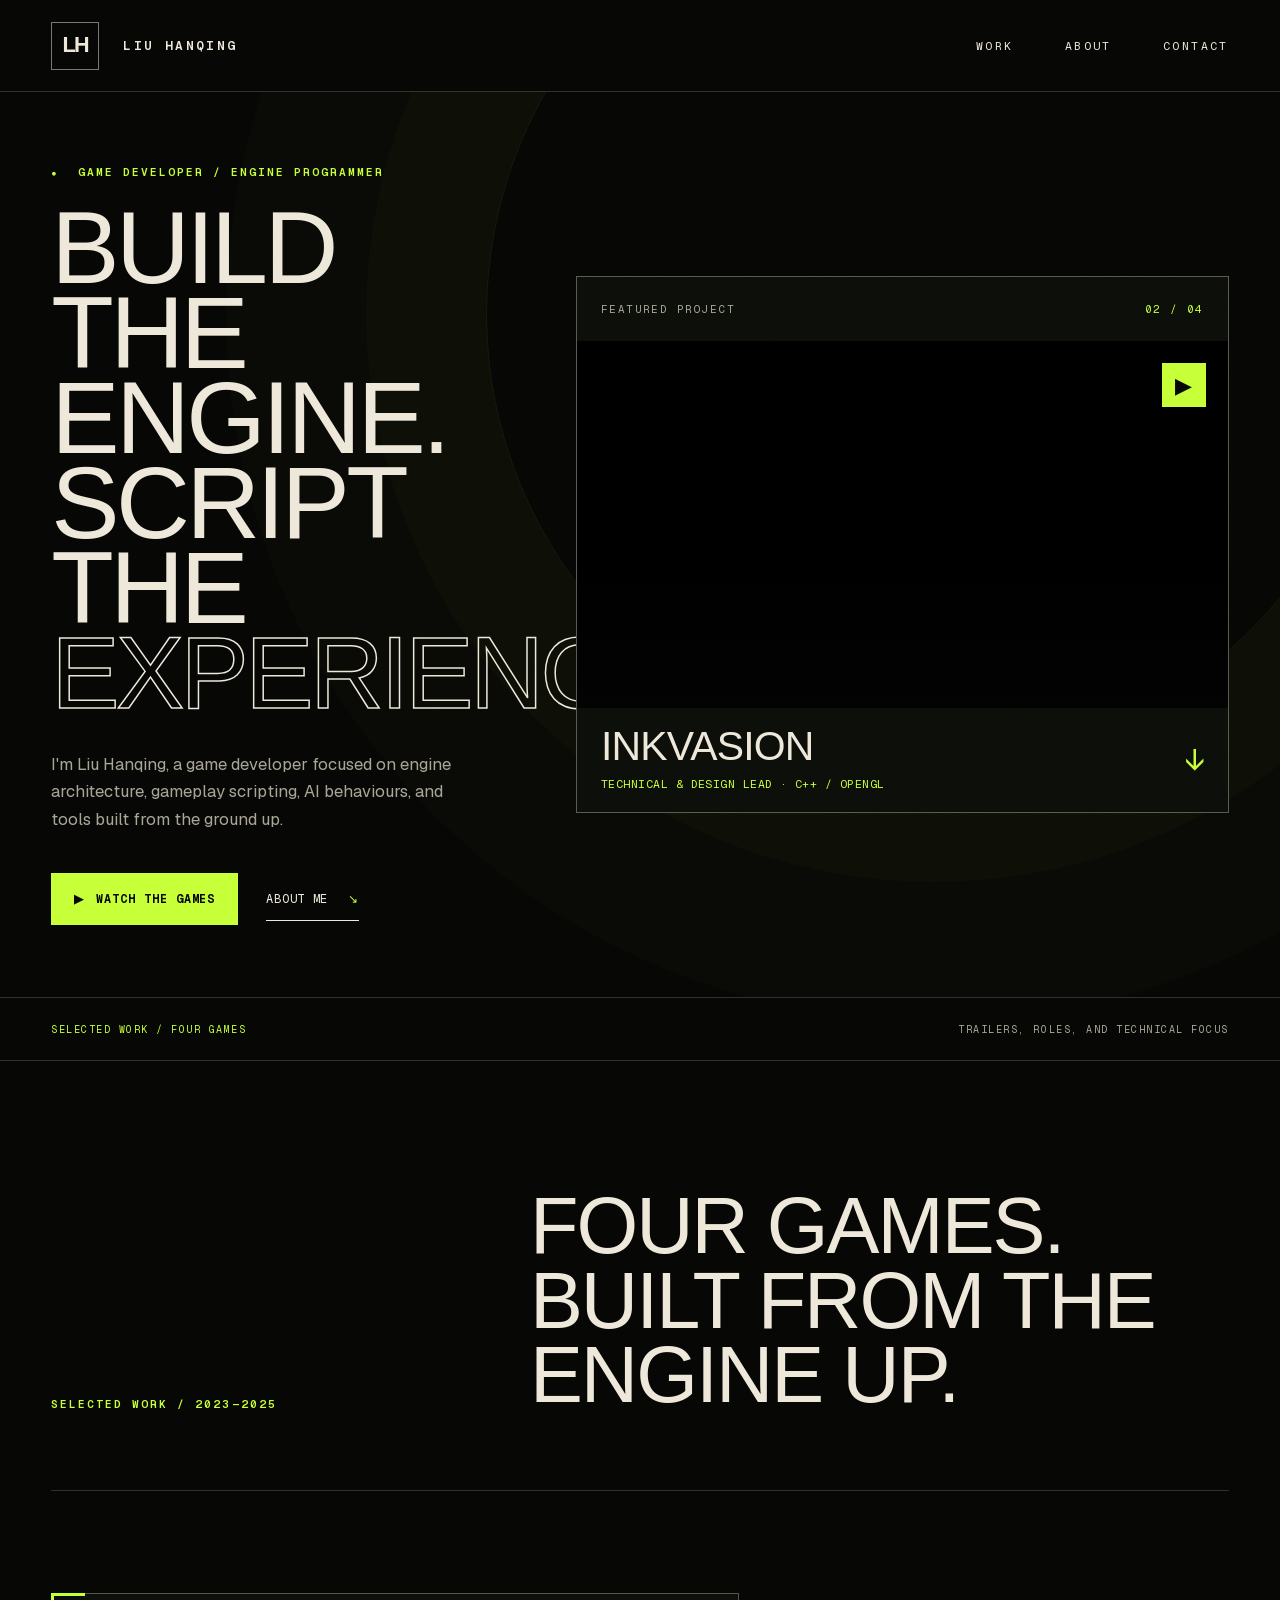
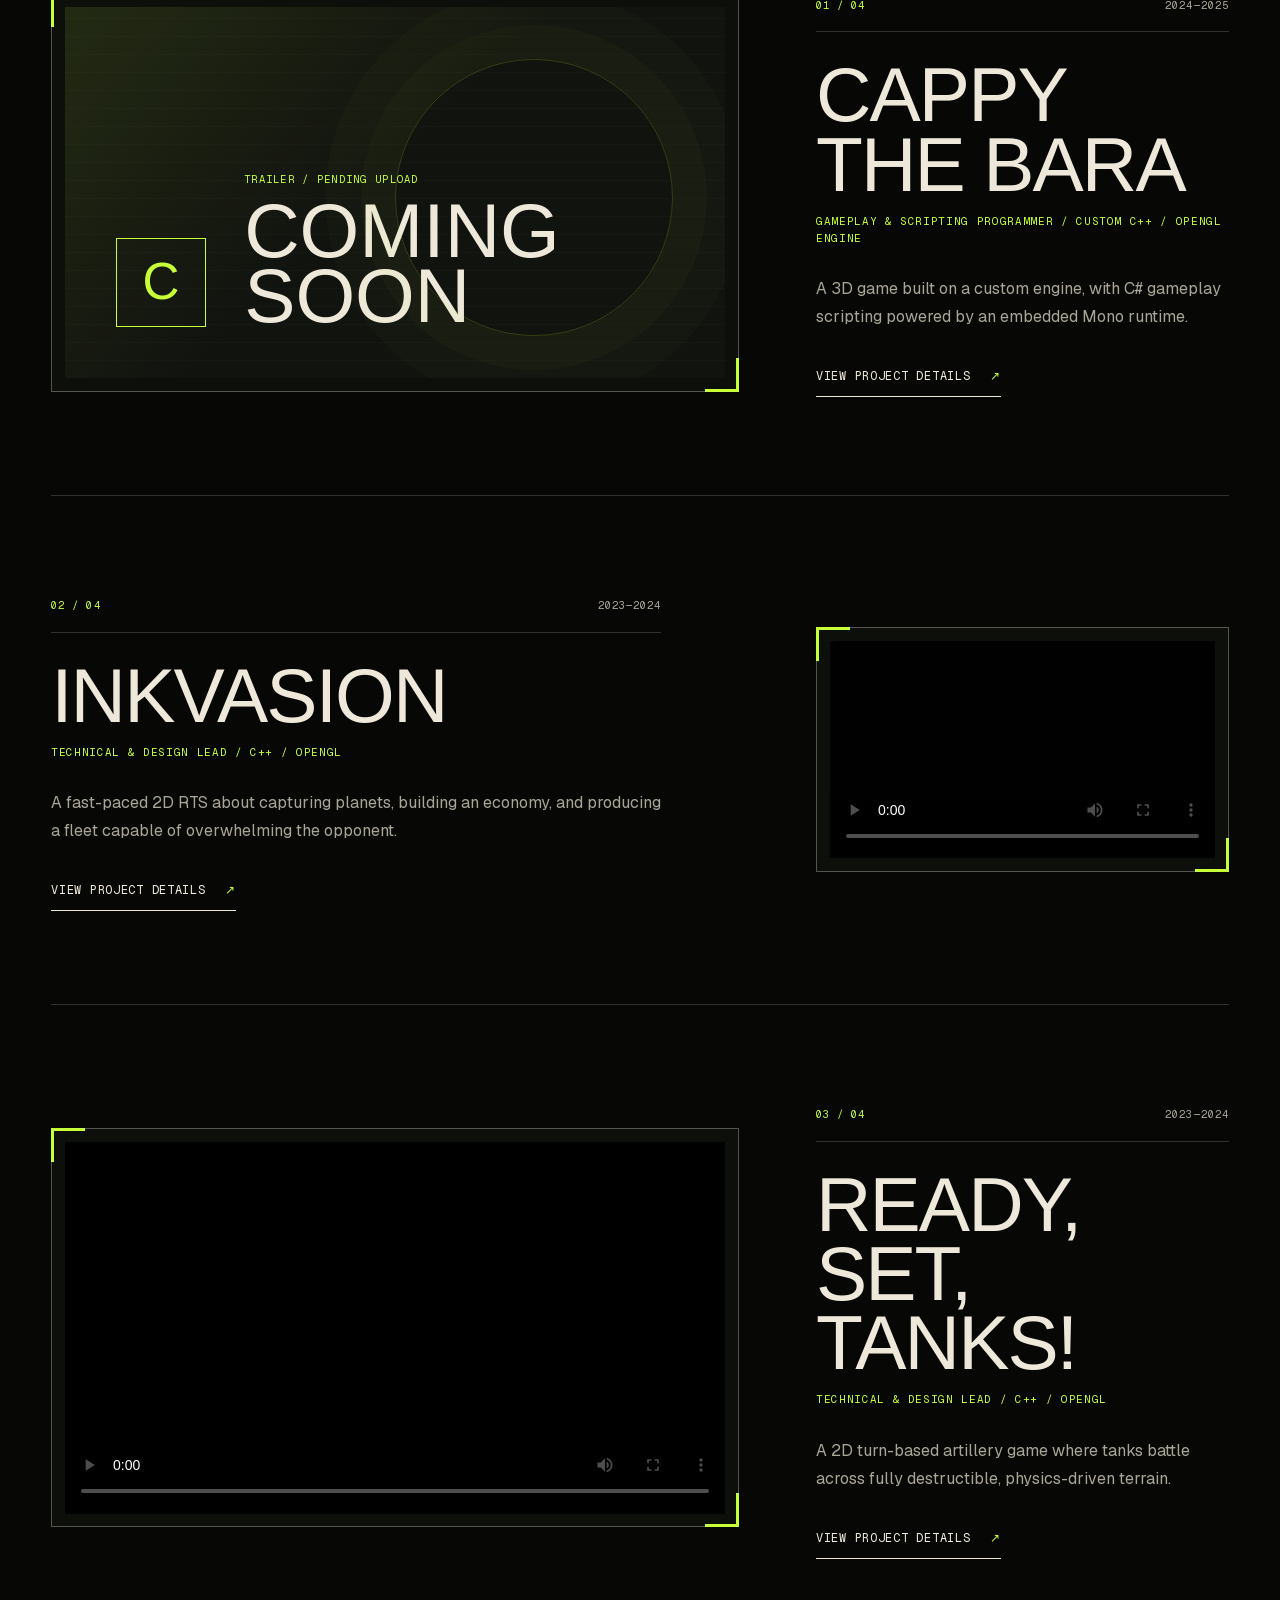
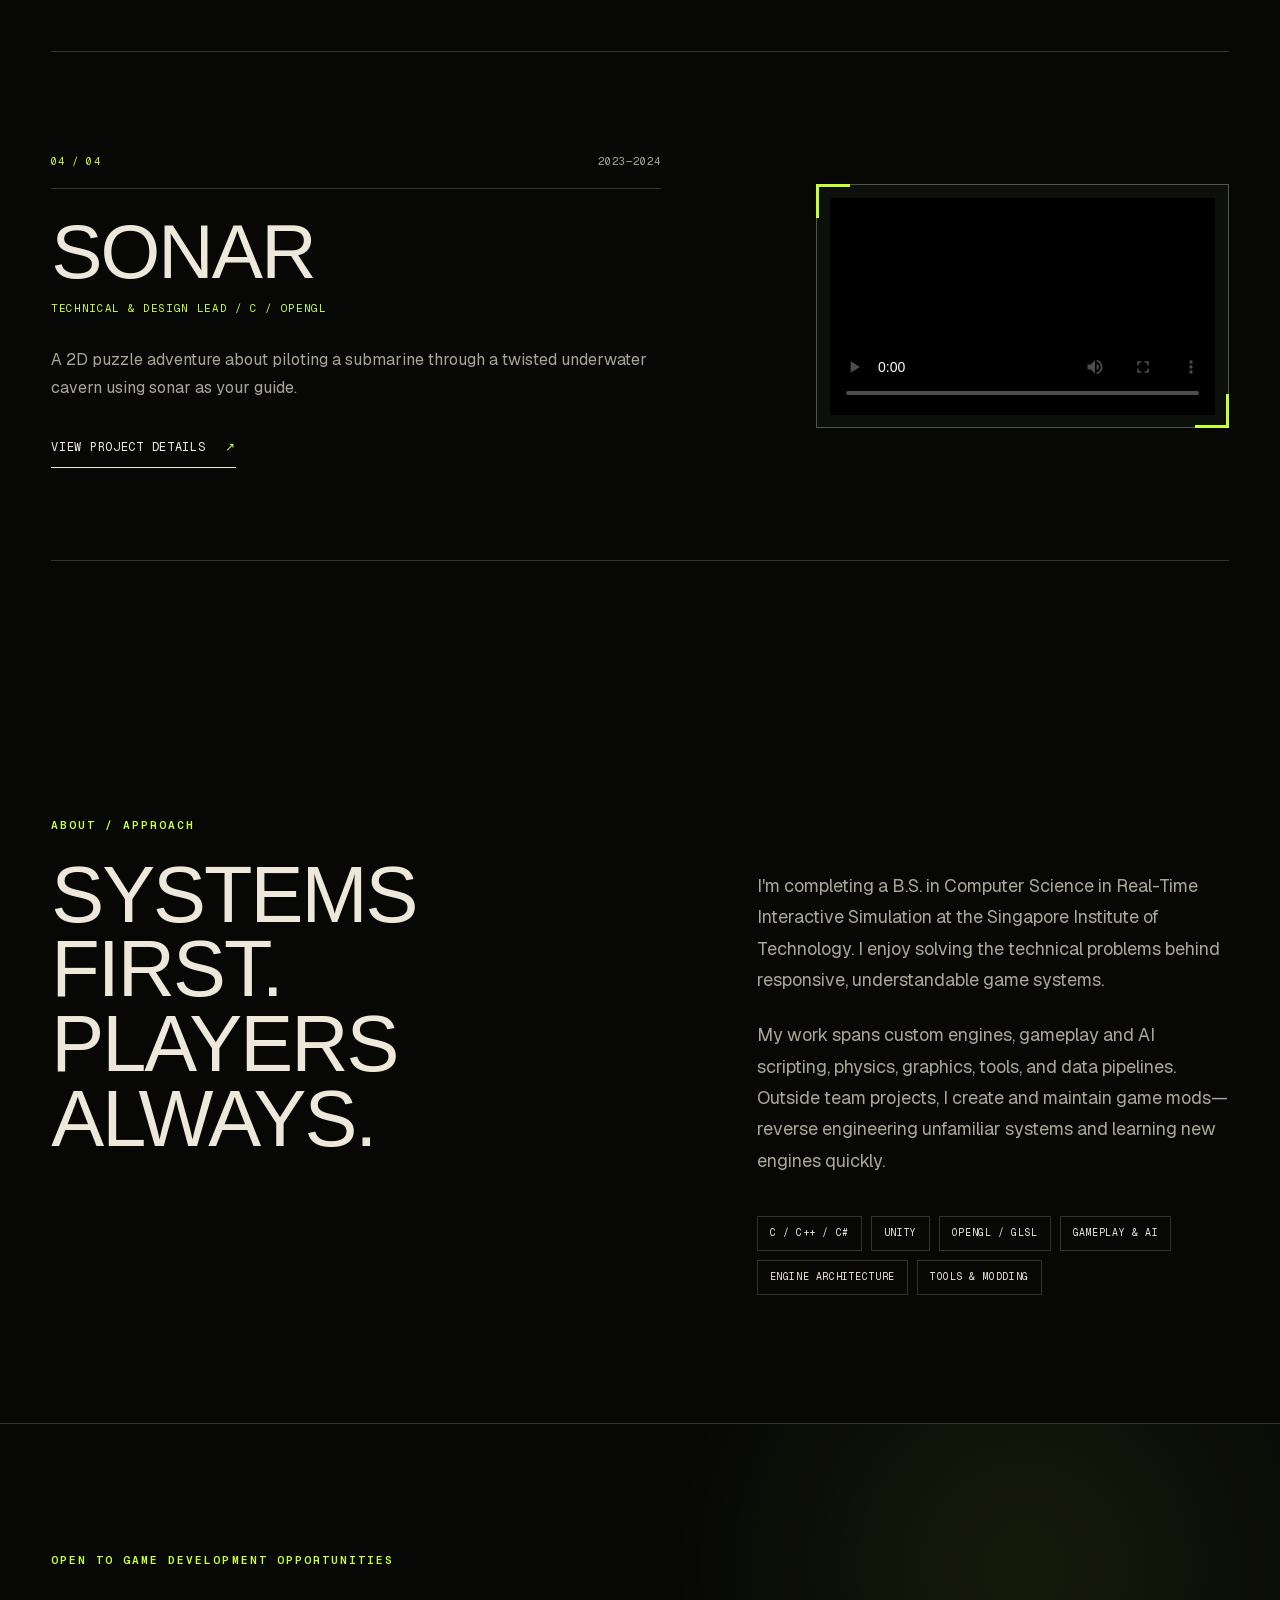
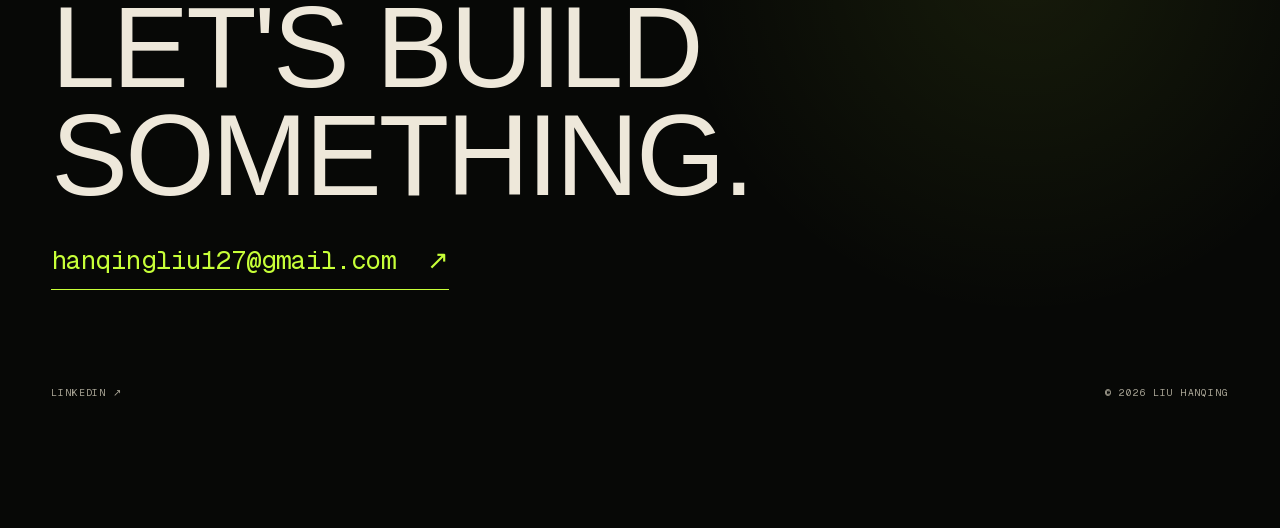
<file: index.html>
<!DOCTYPE html><html lang="en" class="scroll-smooth"><head><meta charSet="utf-8"/><meta name="viewport" content="width=device-width, initial-scale=1"/><link rel="preload" href="assets/inkvasion-cover.jpg" as="image"/><link rel="stylesheet" href="assets/styles.css"/><title>Liu Hanqing — Game Developer &amp; Engine Programmer</title><meta name="description" content="Game development portfolio for Liu Hanqing, featuring custom engines, gameplay programming, AI, physics, and development tools."/><link rel="shortcut icon" href="favicon.svg"/><link rel="icon" href="favicon.svg"/>











<style data-vinext-fonts>/* cyrillic-ext */
@font-face {
  font-family: 'Geist';
  font-style: normal;
  font-weight: 100 900;
  font-display: swap;
  src: url(assets/_vinext_fonts/geist-8ac0455e797f/geist-ff2310f5.woff2) format('woff2');
  unicode-range: U+0460-052F, U+1C80-1C8A, U+20B4, U+2DE0-2DFF, U+A640-A69F, U+FE2E-FE2F;
}
/* cyrillic */
@font-face {
  font-family: 'Geist';
  font-style: normal;
  font-weight: 100 900;
  font-display: swap;
  src: url(assets/_vinext_fonts/geist-8ac0455e797f/geist-875ccdd4.woff2) format('woff2');
  unicode-range: U+0301, U+0400-045F, U+0490-0491, U+04B0-04B1, U+2116;
}
/* vietnamese */
@font-face {
  font-family: 'Geist';
  font-style: normal;
  font-weight: 100 900;
  font-display: swap;
  src: url(assets/_vinext_fonts/geist-8ac0455e797f/geist-52306abf.woff2) format('woff2');
  unicode-range: U+0102-0103, U+0110-0111, U+0128-0129, U+0168-0169, U+01A0-01A1, U+01AF-01B0, U+0300-0301, U+0303-0304, U+0308-0309, U+0323, U+0329, U+1EA0-1EF9, U+20AB;
}
/* latin-ext */
@font-face {
  font-family: 'Geist';
  font-style: normal;
  font-weight: 100 900;
  font-display: swap;
  src: url(assets/_vinext_fonts/geist-8ac0455e797f/geist-001175b1.woff2) format('woff2');
  unicode-range: U+0100-02BA, U+02BD-02C5, U+02C7-02CC, U+02CE-02D7, U+02DD-02FF, U+0304, U+0308, U+0329, U+1D00-1DBF, U+1E00-1E9F, U+1EF2-1EFF, U+2020, U+20A0-20AB, U+20AD-20C0, U+2113, U+2C60-2C7F, U+A720-A7FF;
}
/* latin */
@font-face {
  font-family: 'Geist';
  font-style: normal;
  font-weight: 100 900;
  font-display: swap;
  src: url(assets/_vinext_fonts/geist-8ac0455e797f/geist-98bbbccb.woff2) format('woff2');
  unicode-range: U+0000-00FF, U+0131, U+0152-0153, U+02BB-02BC, U+02C6, U+02DA, U+02DC, U+0304, U+0308, U+0329, U+2000-206F, U+20AC, U+2122, U+2191, U+2193, U+2212, U+2215, U+FEFF, U+FFFD;
}

.__font_geist_0tvmz3h { font-family: 'Geist', sans-serif; }

.__variable_geist_0tvmz3h { --font-geist-sans: 'Geist', sans-serif; }

/* cyrillic-ext */
@font-face {
  font-family: 'Geist Mono';
  font-style: normal;
  font-weight: 100 900;
  font-display: swap;
  src: url(assets/_vinext_fonts/geist-mono-00e989178794/geist-mono-f6b33328.woff2) format('woff2');
  unicode-range: U+0460-052F, U+1C80-1C8A, U+20B4, U+2DE0-2DFF, U+A640-A69F, U+FE2E-FE2F;
}
/* cyrillic */
@font-face {
  font-family: 'Geist Mono';
  font-style: normal;
  font-weight: 100 900;
  font-display: swap;
  src: url(assets/_vinext_fonts/geist-mono-00e989178794/geist-mono-44e03052.woff2) format('woff2');
  unicode-range: U+0301, U+0400-045F, U+0490-0491, U+04B0-04B1, U+2116;
}
/* symbols2 */
@font-face {
  font-family: 'Geist Mono';
  font-style: normal;
  font-weight: 100 900;
  font-display: swap;
  src: url(assets/_vinext_fonts/geist-mono-00e989178794/geist-mono-0638449e.woff2) format('woff2');
  unicode-range: U+2000-2001, U+2004-2008, U+200A, U+23B8-23BD, U+2500-259F;
}
/* vietnamese */
@font-face {
  font-family: 'Geist Mono';
  font-style: normal;
  font-weight: 100 900;
  font-display: swap;
  src: url(assets/_vinext_fonts/geist-mono-00e989178794/geist-mono-971fb274.woff2) format('woff2');
  unicode-range: U+0102-0103, U+0110-0111, U+0128-0129, U+0168-0169, U+01A0-01A1, U+01AF-01B0, U+0300-0301, U+0303-0304, U+0308-0309, U+0323, U+0329, U+1EA0-1EF9, U+20AB;
}
/* latin-ext */
@font-face {
  font-family: 'Geist Mono';
  font-style: normal;
  font-weight: 100 900;
  font-display: swap;
  src: url(assets/_vinext_fonts/geist-mono-00e989178794/geist-mono-44745446.woff2) format('woff2');
  unicode-range: U+0100-02BA, U+02BD-02C5, U+02C7-02CC, U+02CE-02D7, U+02DD-02FF, U+0304, U+0308, U+0329, U+1D00-1DBF, U+1E00-1E9F, U+1EF2-1EFF, U+2020, U+20A0-20AB, U+20AD-20C0, U+2113, U+2C60-2C7F, U+A720-A7FF;
}
/* latin */
@font-face {
  font-family: 'Geist Mono';
  font-style: normal;
  font-weight: 100 900;
  font-display: swap;
  src: url(assets/_vinext_fonts/geist-mono-00e989178794/geist-mono-013b2f2f.woff2) format('woff2');
  unicode-range: U+0000-00FF, U+0131, U+0152-0153, U+02BB-02BC, U+02C6, U+02DA, U+02DC, U+0304, U+0308, U+0329, U+2000-206F, U+20AC, U+2122, U+2191, U+2193, U+2212, U+2215, U+FEFF, U+FFFD;
}

.__font_geist_mono_1diim1n { font-family: 'Geist Mono', sans-serif; }

.__variable_geist_mono_1diim1n { --font-geist-mono: 'Geist Mono', sans-serif; }
</style>
</head><body class="__variable_geist_0tvmz3h __variable_geist_mono_1diim1n antialiased"><main><header class="site-header"><a class="brand" href="" aria-label="Liu Hanqing, home"><span class="brand-mark" aria-hidden="true">LH</span><span>Liu Hanqing</span></a><nav aria-label="Primary navigation"><a href="#work">Work</a><a href="#about">About</a><a href="mailto:hanqingliu127@gmail.com">Contact</a></nav></header><section class="hero" aria-labelledby="hero-title"><div class="hero-copy"><p class="eyebrow"><span aria-hidden="true">●</span> Game developer / engine programmer</p><h1 id="hero-title">Build the engine.<br/>Script the<br/><em>experience.</em></h1><p class="hero-intro">I&#x27;m Liu Hanqing, a game developer focused on engine architecture, gameplay scripting, AI behaviours, and tools built from the ground up.</p><div class="hero-actions"><a class="button button-primary" href="#work"><span aria-hidden="true">▶</span> Watch the games</a><a class="text-link" href="#about">About me <span aria-hidden="true">↘</span></a></div></div><a class="feature-card" href="#inkvasion" aria-label="Jump to Inkvasion"><div class="feature-index"><span>Featured project</span><span>02 / 04</span></div><div class="feature-image"><img src="assets/inkvasion-cover.jpg" alt="Gameplay from the real-time strategy game Inkvasion"/><span class="feature-play" aria-hidden="true">▶</span></div><div class="feature-meta"><div><h2>Inkvasion</h2><p>Technical &amp; design lead<!-- --> · <!-- -->C++ / OpenGL</p></div><span class="feature-plus" aria-hidden="true">↓</span></div></a></section><section class="chapter-marker" aria-label="Next section"><span>Selected work / four games</span><span>Trailers, roles, and technical focus</span></section><section class="work-section" id="work" aria-labelledby="work-title"><div class="section-heading"><p class="eyebrow">Selected work / 2023—2025</p><h2 id="work-title">Four games. Built from the engine up.</h2></div><div class="game-list"><article class="game-showcase" id="cappy-the-bara"><div class="game-media"><div class="trailer-placeholder" role="img" aria-label="Cappy The Bara trailer coming soon"><span class="placeholder-signal" aria-hidden="true">C</span><div><p>Trailer / pending upload</p><strong>Coming soon</strong></div></div><span class="video-corner video-corner-top" aria-hidden="true"></span><span class="video-corner video-corner-bottom" aria-hidden="true"></span></div><div class="game-copy"><div class="game-index"><span>01<!-- --> / 04</span><span>2024—2025</span></div><h3>Cappy The Bara</h3><p class="game-role">Gameplay &amp; scripting programmer<!-- --> / <!-- -->Custom C++ / OpenGL engine</p><p class="game-description">A 3D game built on a custom engine, with C# gameplay scripting powered by an embedded Mono runtime.</p><a class="text-link" href="projects/cappy-the-bara/">View project details <span aria-hidden="true">↗</span></a></div></article><article class="game-showcase" id="inkvasion"><div class="game-media"><video controls="" playsInline="" preload="metadata" poster="assets/inkvasion-cover.jpg" aria-label="Inkvasion trailer"><source src="https://video.wixstatic.com/video/5d0748_0679537367d84b0aa928e5fc334d4942/720p/mp4/file.mp4" type="video/mp4"/>Your browser does not support embedded video.</video><span class="video-corner video-corner-top" aria-hidden="true"></span><span class="video-corner video-corner-bottom" aria-hidden="true"></span></div><div class="game-copy"><div class="game-index"><span>02<!-- --> / 04</span><span>2023—2024</span></div><h3>Inkvasion</h3><p class="game-role">Technical &amp; design lead<!-- --> / <!-- -->C++ / OpenGL</p><p class="game-description">A fast-paced 2D RTS about capturing planets, building an economy, and producing a fleet capable of overwhelming the opponent.</p><a class="text-link" href="projects/inkvasion/">View project details <span aria-hidden="true">↗</span></a></div></article><article class="game-showcase" id="ready-set-tanks"><div class="game-media"><video controls="" playsInline="" preload="metadata" poster="https://static.wixstatic.com/media/5d0748_5ca7a5b5492b4a0cbb78e8d9bd5a5f88f000.jpg/v1/fill/w_1280,h_720,al_c,q_90,enc_auto/5d0748_5ca7a5b5492b4a0cbb78e8d9bd5a5f88f000.jpg" aria-label="Ready, Set, Tanks! trailer"><source src="https://video.wixstatic.com/video/5d0748_5ca7a5b5492b4a0cbb78e8d9bd5a5f88/720p/mp4/file.mp4" type="video/mp4"/>Your browser does not support embedded video.</video><span class="video-corner video-corner-top" aria-hidden="true"></span><span class="video-corner video-corner-bottom" aria-hidden="true"></span></div><div class="game-copy"><div class="game-index"><span>03<!-- --> / 04</span><span>2023—2024</span></div><h3>Ready, Set, Tanks!</h3><p class="game-role">Technical &amp; design lead<!-- --> / <!-- -->C++ / OpenGL</p><p class="game-description">A 2D turn-based artillery game where tanks battle across fully destructible, physics-driven terrain.</p><a class="text-link" href="projects/ready-set-tanks/">View project details <span aria-hidden="true">↗</span></a></div></article><article class="game-showcase" id="sonar"><div class="game-media"><video controls="" playsInline="" preload="metadata" poster="https://static.wixstatic.com/media/5d0748_3fff10b550c84f4aa52a1b31d1d789c5f000.jpg/v1/fill/w_1280,h_720,al_c,q_90,enc_auto/5d0748_3fff10b550c84f4aa52a1b31d1d789c5f000.jpg" aria-label="SONAR trailer"><source src="https://video.wixstatic.com/video/5d0748_3fff10b550c84f4aa52a1b31d1d789c5/720p/mp4/file.mp4" type="video/mp4"/>Your browser does not support embedded video.</video><span class="video-corner video-corner-top" aria-hidden="true"></span><span class="video-corner video-corner-bottom" aria-hidden="true"></span></div><div class="game-copy"><div class="game-index"><span>04<!-- --> / 04</span><span>2023—2024</span></div><h3>SONAR</h3><p class="game-role">Technical &amp; design lead<!-- --> / <!-- -->C / OpenGL</p><p class="game-description">A 2D puzzle adventure about piloting a submarine through a twisted underwater cavern using sonar as your guide.</p><a class="text-link" href="projects/sonar/">View project details <span aria-hidden="true">↗</span></a></div></article></div></section><section class="about-section" id="about" aria-labelledby="about-title"><p class="eyebrow">About / approach</p><div class="about-grid"><h2 id="about-title">Systems first.<br/>Players always.</h2><div><p>I&#x27;m completing a B.S. in Computer Science in Real-Time Interactive Simulation at the Singapore Institute of Technology. I enjoy solving the technical problems behind responsive, understandable game systems.</p><p>My work spans custom engines, gameplay and AI scripting, physics, graphics, tools, and data pipelines. Outside team projects, I create and maintain game mods—reverse engineering unfamiliar systems and learning new engines quickly.</p><div class="skill-list" aria-label="Core skills"><span>C / C++ / C#</span><span>Unity</span><span>OpenGL / GLSL</span><span>Gameplay &amp; AI</span><span>Engine architecture</span><span>Tools &amp; modding</span></div></div></div></section><footer class="site-footer"><div><p class="eyebrow">Open to game development opportunities</p><h2>Let&#x27;s build something.</h2><a class="footer-email" href="mailto:hanqingliu127@gmail.com">hanqingliu127@gmail.com <span aria-hidden="true">↗</span></a></div><div class="footer-meta"><a href="https://www.linkedin.com/in/liu-hanqing-hq" target="_blank" rel="noreferrer">LinkedIn ↗</a><span>© 2026 Liu Hanqing</span></div></footer></main></body></html>
</file>
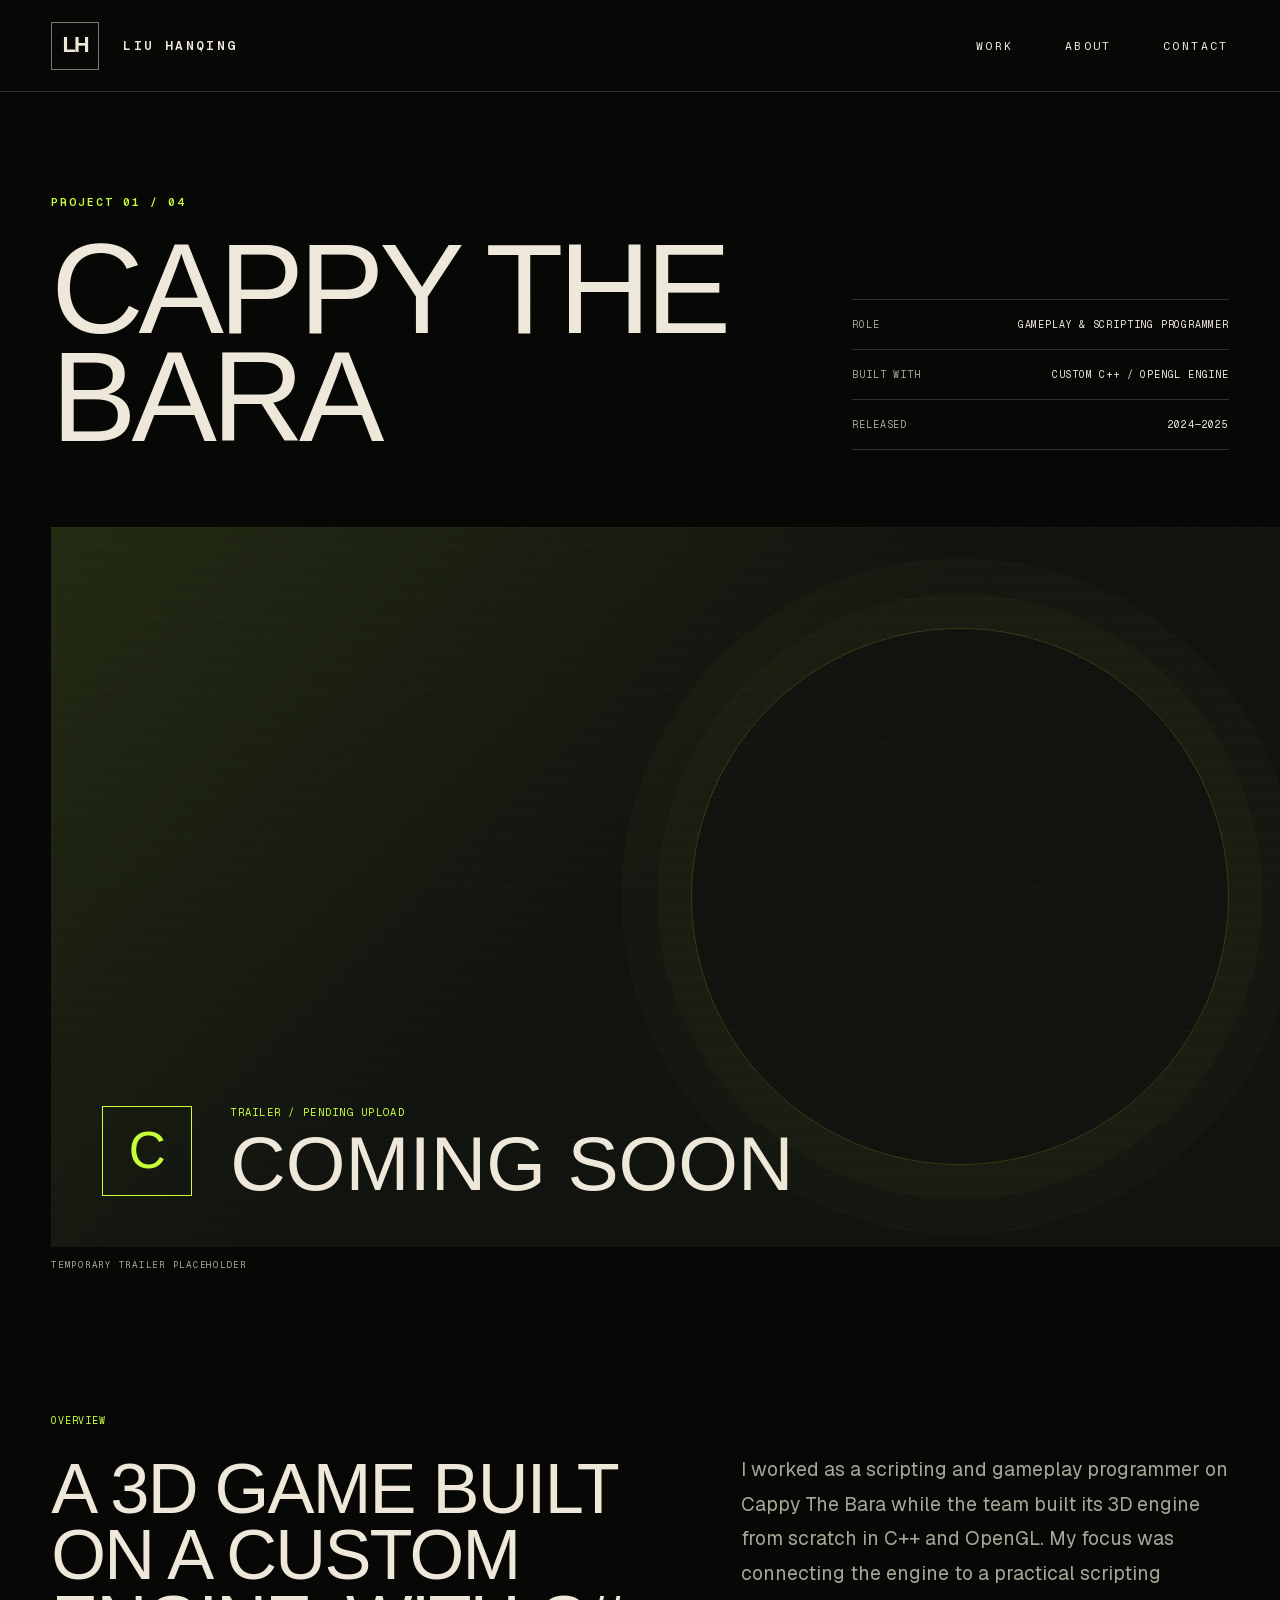
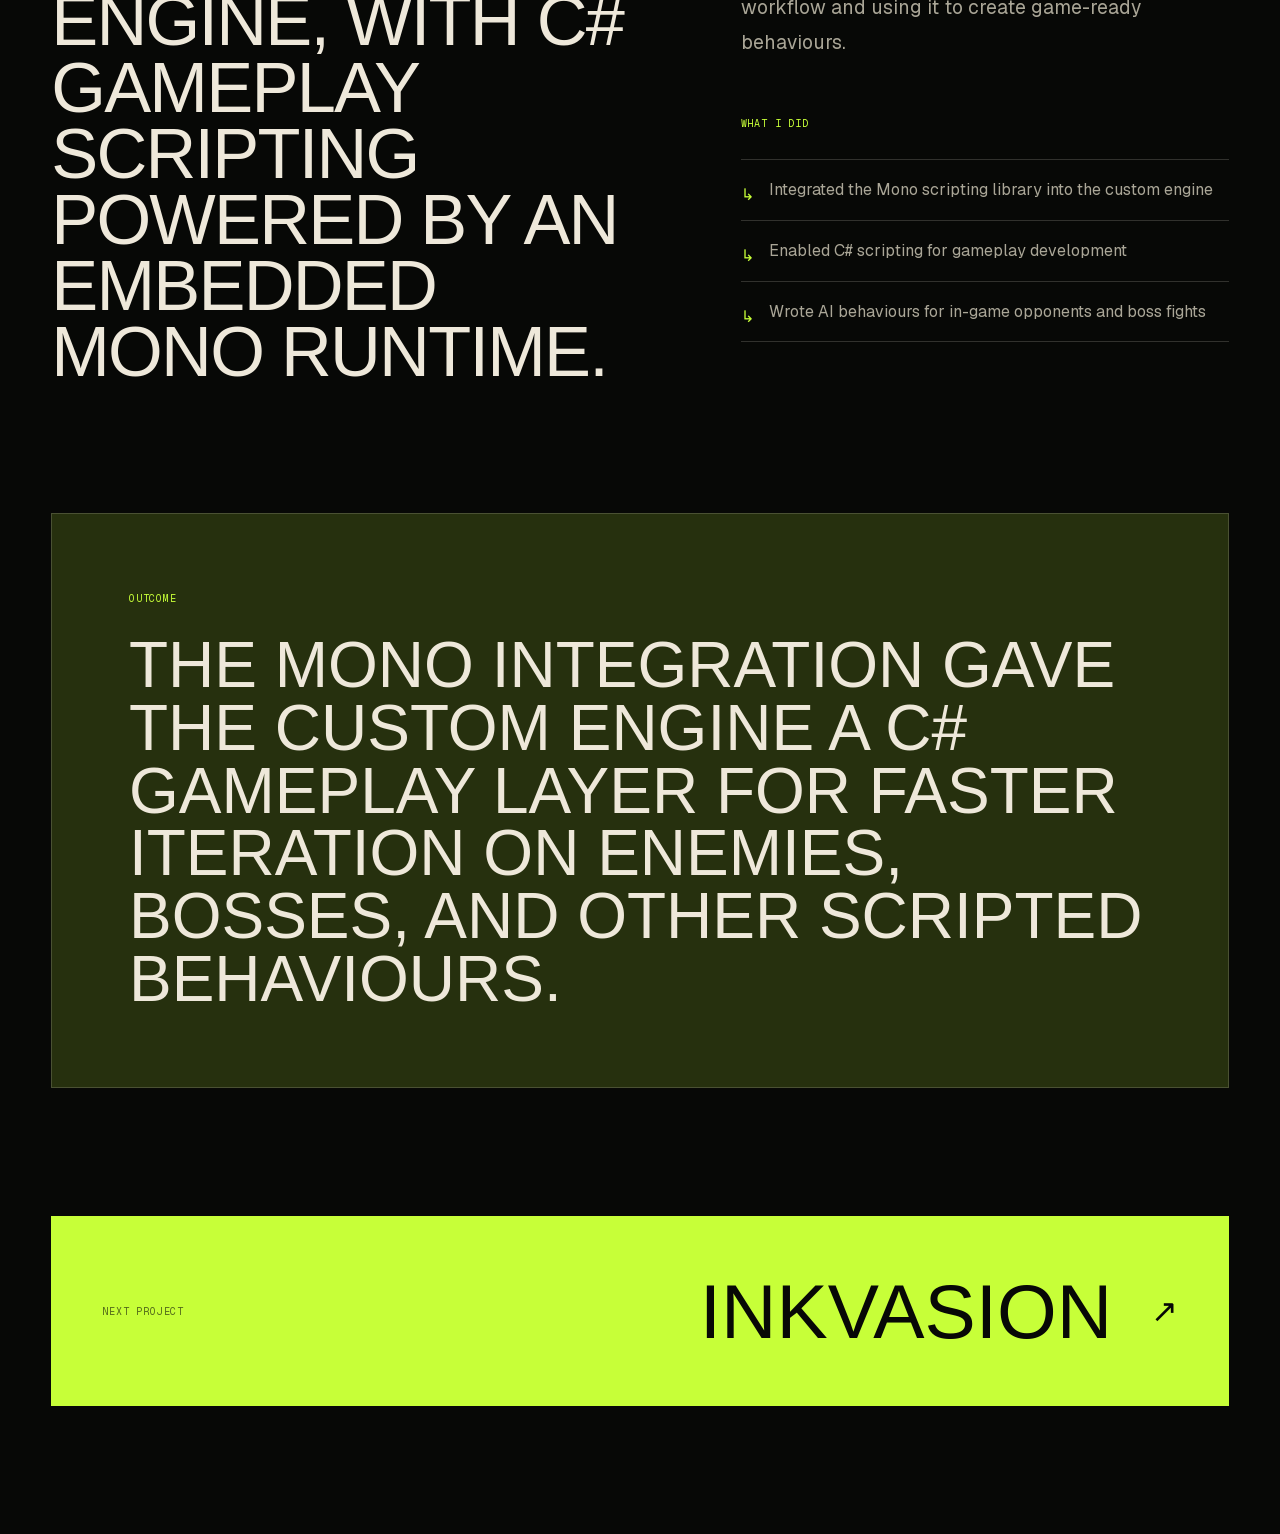
<file: projects/cappy-the-bara/index.html>
<!DOCTYPE html><html lang="en" class="scroll-smooth"><head><meta charSet="utf-8"/><meta name="viewport" content="width=device-width, initial-scale=1"/><link rel="stylesheet" href="../../assets/styles.css"/><title>Cappy The Bara — Liu Hanqing</title><meta name="description" content="Gameplay scripting and custom-engine development project."/><link rel="shortcut icon" href="../../favicon.svg"/><link rel="icon" href="../../favicon.svg"/>











<style data-vinext-fonts>/* cyrillic-ext */
@font-face {
  font-family: 'Geist';
  font-style: normal;
  font-weight: 100 900;
  font-display: swap;
  src: url(../../assets/_vinext_fonts/geist-8ac0455e797f/geist-ff2310f5.woff2) format('woff2');
  unicode-range: U+0460-052F, U+1C80-1C8A, U+20B4, U+2DE0-2DFF, U+A640-A69F, U+FE2E-FE2F;
}
/* cyrillic */
@font-face {
  font-family: 'Geist';
  font-style: normal;
  font-weight: 100 900;
  font-display: swap;
  src: url(../../assets/_vinext_fonts/geist-8ac0455e797f/geist-875ccdd4.woff2) format('woff2');
  unicode-range: U+0301, U+0400-045F, U+0490-0491, U+04B0-04B1, U+2116;
}
/* vietnamese */
@font-face {
  font-family: 'Geist';
  font-style: normal;
  font-weight: 100 900;
  font-display: swap;
  src: url(../../assets/_vinext_fonts/geist-8ac0455e797f/geist-52306abf.woff2) format('woff2');
  unicode-range: U+0102-0103, U+0110-0111, U+0128-0129, U+0168-0169, U+01A0-01A1, U+01AF-01B0, U+0300-0301, U+0303-0304, U+0308-0309, U+0323, U+0329, U+1EA0-1EF9, U+20AB;
}
/* latin-ext */
@font-face {
  font-family: 'Geist';
  font-style: normal;
  font-weight: 100 900;
  font-display: swap;
  src: url(../../assets/_vinext_fonts/geist-8ac0455e797f/geist-001175b1.woff2) format('woff2');
  unicode-range: U+0100-02BA, U+02BD-02C5, U+02C7-02CC, U+02CE-02D7, U+02DD-02FF, U+0304, U+0308, U+0329, U+1D00-1DBF, U+1E00-1E9F, U+1EF2-1EFF, U+2020, U+20A0-20AB, U+20AD-20C0, U+2113, U+2C60-2C7F, U+A720-A7FF;
}
/* latin */
@font-face {
  font-family: 'Geist';
  font-style: normal;
  font-weight: 100 900;
  font-display: swap;
  src: url(../../assets/_vinext_fonts/geist-8ac0455e797f/geist-98bbbccb.woff2) format('woff2');
  unicode-range: U+0000-00FF, U+0131, U+0152-0153, U+02BB-02BC, U+02C6, U+02DA, U+02DC, U+0304, U+0308, U+0329, U+2000-206F, U+20AC, U+2122, U+2191, U+2193, U+2212, U+2215, U+FEFF, U+FFFD;
}

.__font_geist_0tvmz3h { font-family: 'Geist', sans-serif; }

.__variable_geist_0tvmz3h { --font-geist-sans: 'Geist', sans-serif; }

/* cyrillic-ext */
@font-face {
  font-family: 'Geist Mono';
  font-style: normal;
  font-weight: 100 900;
  font-display: swap;
  src: url(../../assets/_vinext_fonts/geist-mono-00e989178794/geist-mono-f6b33328.woff2) format('woff2');
  unicode-range: U+0460-052F, U+1C80-1C8A, U+20B4, U+2DE0-2DFF, U+A640-A69F, U+FE2E-FE2F;
}
/* cyrillic */
@font-face {
  font-family: 'Geist Mono';
  font-style: normal;
  font-weight: 100 900;
  font-display: swap;
  src: url(../../assets/_vinext_fonts/geist-mono-00e989178794/geist-mono-44e03052.woff2) format('woff2');
  unicode-range: U+0301, U+0400-045F, U+0490-0491, U+04B0-04B1, U+2116;
}
/* symbols2 */
@font-face {
  font-family: 'Geist Mono';
  font-style: normal;
  font-weight: 100 900;
  font-display: swap;
  src: url(../../assets/_vinext_fonts/geist-mono-00e989178794/geist-mono-0638449e.woff2) format('woff2');
  unicode-range: U+2000-2001, U+2004-2008, U+200A, U+23B8-23BD, U+2500-259F;
}
/* vietnamese */
@font-face {
  font-family: 'Geist Mono';
  font-style: normal;
  font-weight: 100 900;
  font-display: swap;
  src: url(../../assets/_vinext_fonts/geist-mono-00e989178794/geist-mono-971fb274.woff2) format('woff2');
  unicode-range: U+0102-0103, U+0110-0111, U+0128-0129, U+0168-0169, U+01A0-01A1, U+01AF-01B0, U+0300-0301, U+0303-0304, U+0308-0309, U+0323, U+0329, U+1EA0-1EF9, U+20AB;
}
/* latin-ext */
@font-face {
  font-family: 'Geist Mono';
  font-style: normal;
  font-weight: 100 900;
  font-display: swap;
  src: url(../../assets/_vinext_fonts/geist-mono-00e989178794/geist-mono-44745446.woff2) format('woff2');
  unicode-range: U+0100-02BA, U+02BD-02C5, U+02C7-02CC, U+02CE-02D7, U+02DD-02FF, U+0304, U+0308, U+0329, U+1D00-1DBF, U+1E00-1E9F, U+1EF2-1EFF, U+2020, U+20A0-20AB, U+20AD-20C0, U+2113, U+2C60-2C7F, U+A720-A7FF;
}
/* latin */
@font-face {
  font-family: 'Geist Mono';
  font-style: normal;
  font-weight: 100 900;
  font-display: swap;
  src: url(../../assets/_vinext_fonts/geist-mono-00e989178794/geist-mono-013b2f2f.woff2) format('woff2');
  unicode-range: U+0000-00FF, U+0131, U+0152-0153, U+02BB-02BC, U+02C6, U+02DA, U+02DC, U+0304, U+0308, U+0329, U+2000-206F, U+20AC, U+2122, U+2191, U+2193, U+2212, U+2215, U+FEFF, U+FFFD;
}

.__font_geist_mono_1diim1n { font-family: 'Geist Mono', sans-serif; }

.__variable_geist_mono_1diim1n { --font-geist-mono: 'Geist Mono', sans-serif; }
</style>
</head><body class="__variable_geist_0tvmz3h __variable_geist_mono_1diim1n antialiased"><main><header class="site-header"><a class="brand" href="../../" aria-label="Liu Hanqing, home"><span class="brand-mark" aria-hidden="true">LH</span><span>Liu Hanqing</span></a><nav aria-label="Primary navigation"><a href="../../#work">Work</a><a href="../../#about">About</a><a href="mailto:hanqingliu127@gmail.com">Contact</a></nav></header><article class="project-page"><header class="project-page-header"><div><p class="eyebrow">Project <!-- -->01<!-- --> / <!-- -->04</p><h1>Cappy The Bara</h1></div><dl class="project-facts"><div><dt>Role</dt><dd>Gameplay &amp; scripting programmer</dd></div><div><dt>Built with</dt><dd>Custom C++ / OpenGL engine</dd></div><div><dt>Released</dt><dd>2024—2025</dd></div></dl></header><figure class="project-page-hero"><div class="trailer-placeholder project-placeholder" role="img" aria-label="Cappy The Bara trailer coming soon"><span class="placeholder-signal" aria-hidden="true">C</span><div><p>Trailer / pending upload</p><strong>Coming soon</strong></div></div><figcaption>Temporary trailer placeholder</figcaption></figure><section class="case-study-grid" aria-labelledby="overview-title"><div><p class="section-label">Overview</p><h2 id="overview-title">A 3D game built on a custom engine, with C# gameplay scripting powered by an embedded Mono runtime.</h2></div><div class="case-study-copy"><p>I worked as a scripting and gameplay programmer on Cappy The Bara while the team built its 3D engine from scratch in C++ and OpenGL. My focus was connecting the engine to a practical scripting workflow and using it to create game-ready behaviours.</p><p class="section-label">What I did</p><ul><li>Integrated the Mono scripting library into the custom engine</li><li>Enabled C# scripting for gameplay development</li><li>Wrote AI behaviours for in-game opponents and boss fights</li></ul></div></section><section class="outcome-block"><p class="section-label">Outcome</p><p>The Mono integration gave the custom engine a C# gameplay layer for faster iteration on enemies, bosses, and other scripted behaviours.</p></section><a class="next-project" href="../inkvasion/"><span class="section-label">Next project</span><strong>Inkvasion</strong><span aria-hidden="true">↗</span></a></article></main></body></html>
</file>
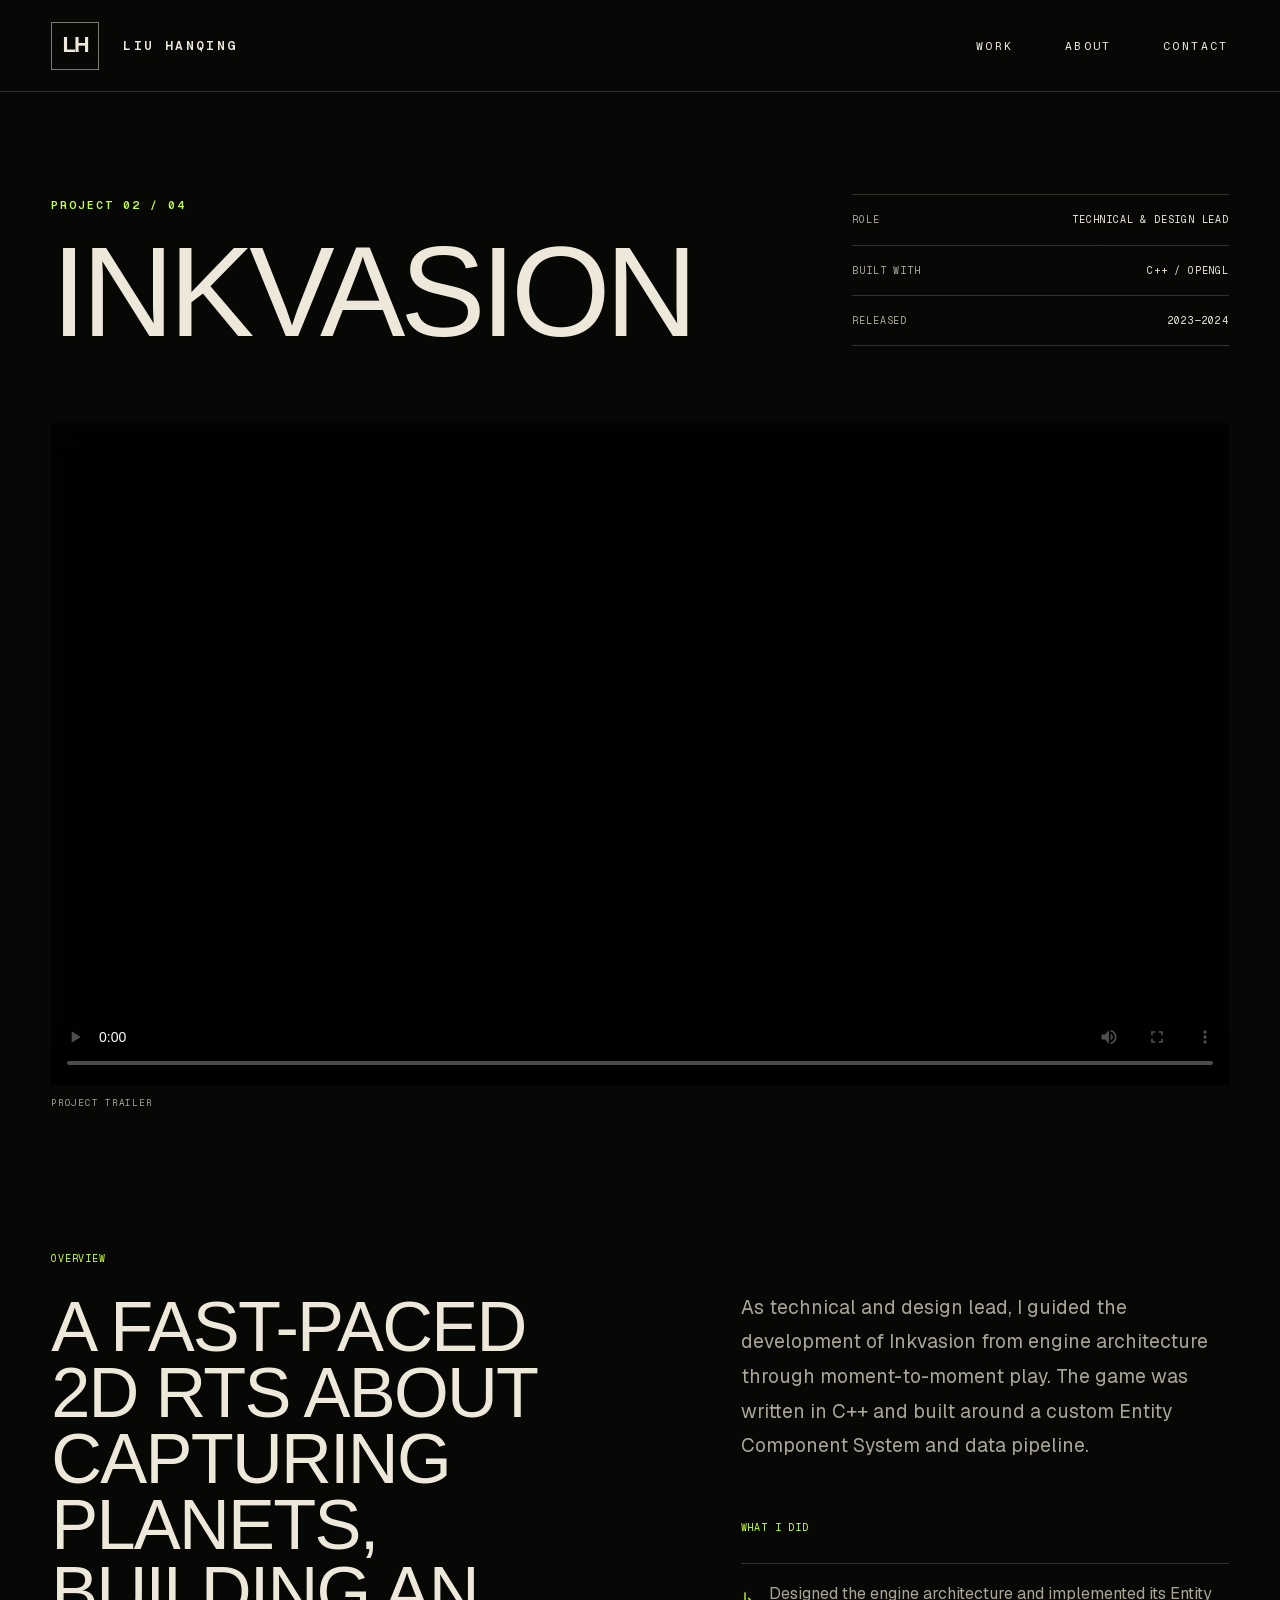
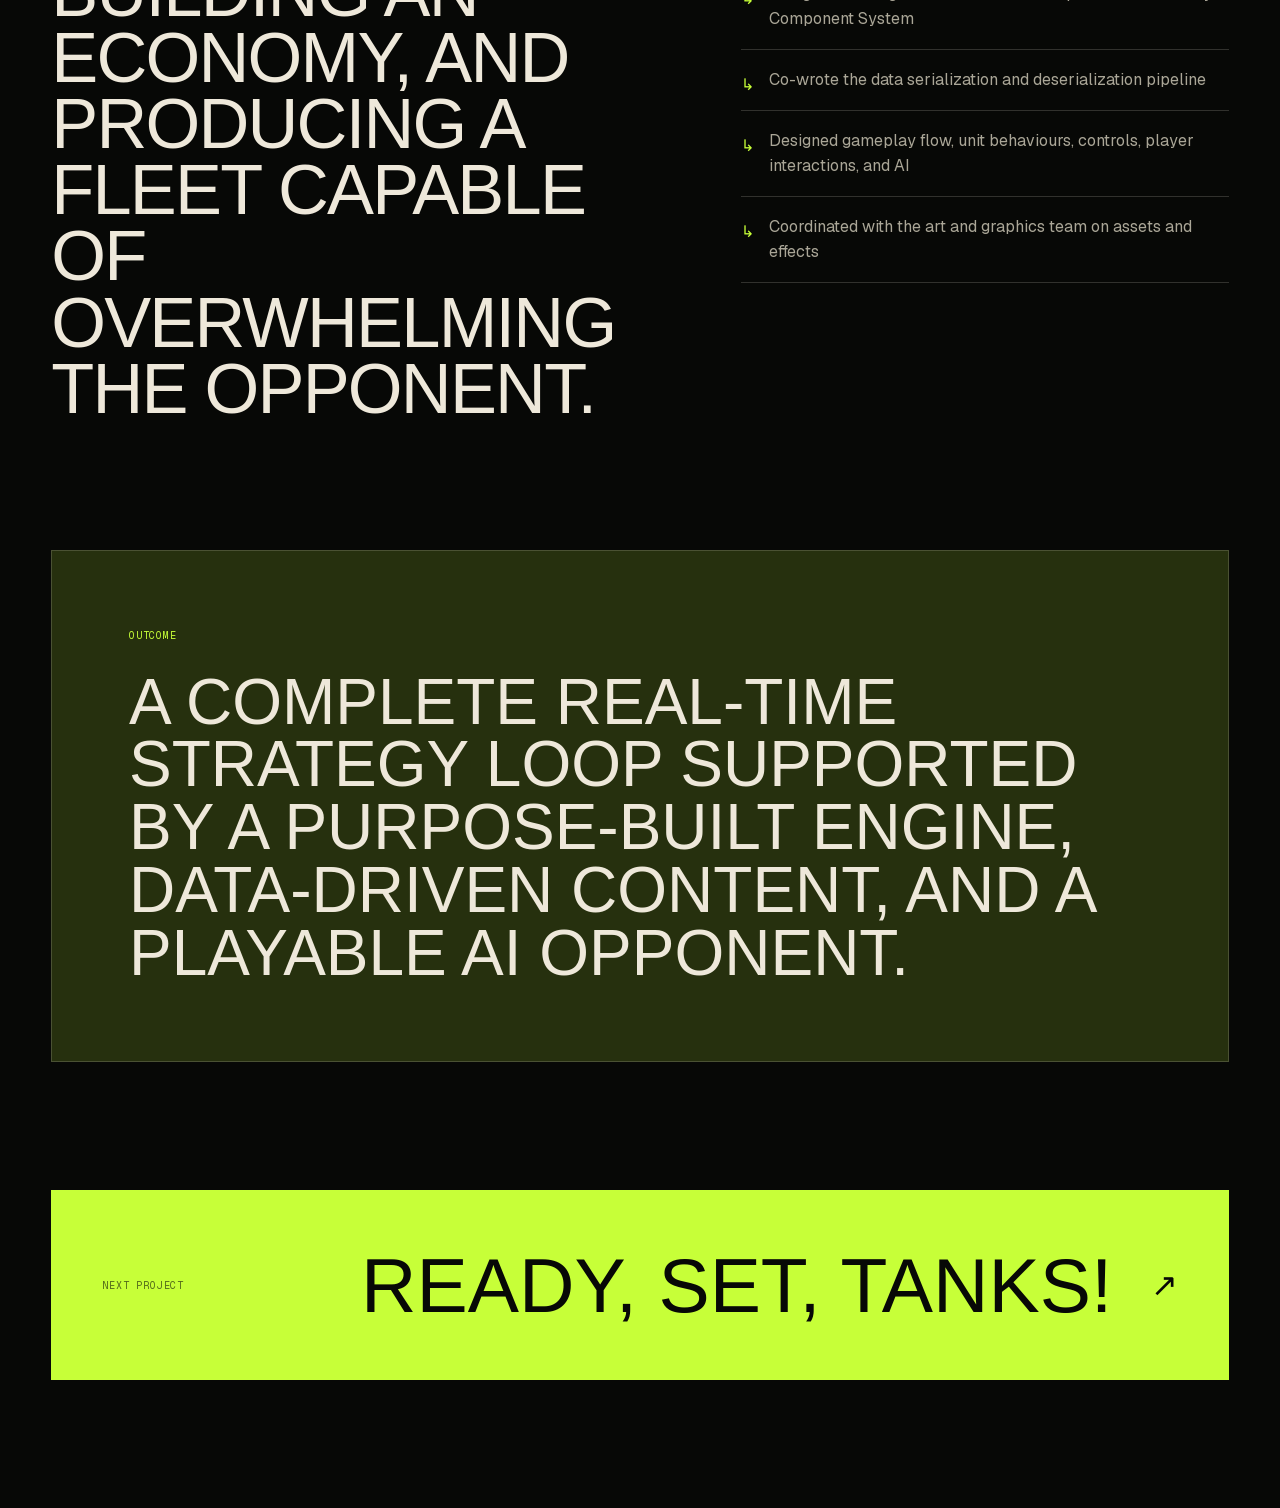
<file: projects/inkvasion/index.html>
<!DOCTYPE html><html lang="en" class="scroll-smooth"><head><meta charSet="utf-8"/><meta name="viewport" content="width=device-width, initial-scale=1"/><link rel="stylesheet" href="../../assets/styles.css"/><title>Inkvasion — Liu Hanqing</title><meta name="description" content="A custom-engine real-time strategy game project."/><link rel="shortcut icon" href="../../favicon.svg"/><link rel="icon" href="../../favicon.svg"/>











<style data-vinext-fonts>/* cyrillic-ext */
@font-face {
  font-family: 'Geist';
  font-style: normal;
  font-weight: 100 900;
  font-display: swap;
  src: url(../../assets/_vinext_fonts/geist-8ac0455e797f/geist-ff2310f5.woff2) format('woff2');
  unicode-range: U+0460-052F, U+1C80-1C8A, U+20B4, U+2DE0-2DFF, U+A640-A69F, U+FE2E-FE2F;
}
/* cyrillic */
@font-face {
  font-family: 'Geist';
  font-style: normal;
  font-weight: 100 900;
  font-display: swap;
  src: url(../../assets/_vinext_fonts/geist-8ac0455e797f/geist-875ccdd4.woff2) format('woff2');
  unicode-range: U+0301, U+0400-045F, U+0490-0491, U+04B0-04B1, U+2116;
}
/* vietnamese */
@font-face {
  font-family: 'Geist';
  font-style: normal;
  font-weight: 100 900;
  font-display: swap;
  src: url(../../assets/_vinext_fonts/geist-8ac0455e797f/geist-52306abf.woff2) format('woff2');
  unicode-range: U+0102-0103, U+0110-0111, U+0128-0129, U+0168-0169, U+01A0-01A1, U+01AF-01B0, U+0300-0301, U+0303-0304, U+0308-0309, U+0323, U+0329, U+1EA0-1EF9, U+20AB;
}
/* latin-ext */
@font-face {
  font-family: 'Geist';
  font-style: normal;
  font-weight: 100 900;
  font-display: swap;
  src: url(../../assets/_vinext_fonts/geist-8ac0455e797f/geist-001175b1.woff2) format('woff2');
  unicode-range: U+0100-02BA, U+02BD-02C5, U+02C7-02CC, U+02CE-02D7, U+02DD-02FF, U+0304, U+0308, U+0329, U+1D00-1DBF, U+1E00-1E9F, U+1EF2-1EFF, U+2020, U+20A0-20AB, U+20AD-20C0, U+2113, U+2C60-2C7F, U+A720-A7FF;
}
/* latin */
@font-face {
  font-family: 'Geist';
  font-style: normal;
  font-weight: 100 900;
  font-display: swap;
  src: url(../../assets/_vinext_fonts/geist-8ac0455e797f/geist-98bbbccb.woff2) format('woff2');
  unicode-range: U+0000-00FF, U+0131, U+0152-0153, U+02BB-02BC, U+02C6, U+02DA, U+02DC, U+0304, U+0308, U+0329, U+2000-206F, U+20AC, U+2122, U+2191, U+2193, U+2212, U+2215, U+FEFF, U+FFFD;
}

.__font_geist_0tvmz3h { font-family: 'Geist', sans-serif; }

.__variable_geist_0tvmz3h { --font-geist-sans: 'Geist', sans-serif; }

/* cyrillic-ext */
@font-face {
  font-family: 'Geist Mono';
  font-style: normal;
  font-weight: 100 900;
  font-display: swap;
  src: url(../../assets/_vinext_fonts/geist-mono-00e989178794/geist-mono-f6b33328.woff2) format('woff2');
  unicode-range: U+0460-052F, U+1C80-1C8A, U+20B4, U+2DE0-2DFF, U+A640-A69F, U+FE2E-FE2F;
}
/* cyrillic */
@font-face {
  font-family: 'Geist Mono';
  font-style: normal;
  font-weight: 100 900;
  font-display: swap;
  src: url(../../assets/_vinext_fonts/geist-mono-00e989178794/geist-mono-44e03052.woff2) format('woff2');
  unicode-range: U+0301, U+0400-045F, U+0490-0491, U+04B0-04B1, U+2116;
}
/* symbols2 */
@font-face {
  font-family: 'Geist Mono';
  font-style: normal;
  font-weight: 100 900;
  font-display: swap;
  src: url(../../assets/_vinext_fonts/geist-mono-00e989178794/geist-mono-0638449e.woff2) format('woff2');
  unicode-range: U+2000-2001, U+2004-2008, U+200A, U+23B8-23BD, U+2500-259F;
}
/* vietnamese */
@font-face {
  font-family: 'Geist Mono';
  font-style: normal;
  font-weight: 100 900;
  font-display: swap;
  src: url(../../assets/_vinext_fonts/geist-mono-00e989178794/geist-mono-971fb274.woff2) format('woff2');
  unicode-range: U+0102-0103, U+0110-0111, U+0128-0129, U+0168-0169, U+01A0-01A1, U+01AF-01B0, U+0300-0301, U+0303-0304, U+0308-0309, U+0323, U+0329, U+1EA0-1EF9, U+20AB;
}
/* latin-ext */
@font-face {
  font-family: 'Geist Mono';
  font-style: normal;
  font-weight: 100 900;
  font-display: swap;
  src: url(../../assets/_vinext_fonts/geist-mono-00e989178794/geist-mono-44745446.woff2) format('woff2');
  unicode-range: U+0100-02BA, U+02BD-02C5, U+02C7-02CC, U+02CE-02D7, U+02DD-02FF, U+0304, U+0308, U+0329, U+1D00-1DBF, U+1E00-1E9F, U+1EF2-1EFF, U+2020, U+20A0-20AB, U+20AD-20C0, U+2113, U+2C60-2C7F, U+A720-A7FF;
}
/* latin */
@font-face {
  font-family: 'Geist Mono';
  font-style: normal;
  font-weight: 100 900;
  font-display: swap;
  src: url(../../assets/_vinext_fonts/geist-mono-00e989178794/geist-mono-013b2f2f.woff2) format('woff2');
  unicode-range: U+0000-00FF, U+0131, U+0152-0153, U+02BB-02BC, U+02C6, U+02DA, U+02DC, U+0304, U+0308, U+0329, U+2000-206F, U+20AC, U+2122, U+2191, U+2193, U+2212, U+2215, U+FEFF, U+FFFD;
}

.__font_geist_mono_1diim1n { font-family: 'Geist Mono', sans-serif; }

.__variable_geist_mono_1diim1n { --font-geist-mono: 'Geist Mono', sans-serif; }
</style>
</head><body class="__variable_geist_0tvmz3h __variable_geist_mono_1diim1n antialiased"><main><header class="site-header"><a class="brand" href="../../" aria-label="Liu Hanqing, home"><span class="brand-mark" aria-hidden="true">LH</span><span>Liu Hanqing</span></a><nav aria-label="Primary navigation"><a href="../../#work">Work</a><a href="../../#about">About</a><a href="mailto:hanqingliu127@gmail.com">Contact</a></nav></header><article class="project-page"><header class="project-page-header"><div><p class="eyebrow">Project <!-- -->02<!-- --> / <!-- -->04</p><h1>Inkvasion</h1></div><dl class="project-facts"><div><dt>Role</dt><dd>Technical &amp; design lead</dd></div><div><dt>Built with</dt><dd>C++ / OpenGL</dd></div><div><dt>Released</dt><dd>2023—2024</dd></div></dl></header><figure class="project-page-hero"><video controls="" playsInline="" preload="metadata" poster="../../assets/inkvasion-cover.jpg" aria-label="Inkvasion trailer"><source src="https://video.wixstatic.com/video/5d0748_0679537367d84b0aa928e5fc334d4942/720p/mp4/file.mp4" type="video/mp4"/>Your browser does not support embedded video.</video><figcaption>Project trailer</figcaption></figure><section class="case-study-grid" aria-labelledby="overview-title"><div><p class="section-label">Overview</p><h2 id="overview-title">A fast-paced 2D RTS about capturing planets, building an economy, and producing a fleet capable of overwhelming the opponent.</h2></div><div class="case-study-copy"><p>As technical and design lead, I guided the development of Inkvasion from engine architecture through moment-to-moment play. The game was written in C++ and built around a custom Entity Component System and data pipeline.</p><p class="section-label">What I did</p><ul><li>Designed the engine architecture and implemented its Entity Component System</li><li>Co-wrote the data serialization and deserialization pipeline</li><li>Designed gameplay flow, unit behaviours, controls, player interactions, and AI</li><li>Coordinated with the art and graphics team on assets and effects</li></ul></div></section><section class="outcome-block"><p class="section-label">Outcome</p><p>A complete real-time strategy loop supported by a purpose-built engine, data-driven content, and a playable AI opponent.</p></section><a class="next-project" href="../ready-set-tanks/"><span class="section-label">Next project</span><strong>Ready, Set, Tanks!</strong><span aria-hidden="true">↗</span></a></article></main></body></html>
</file>
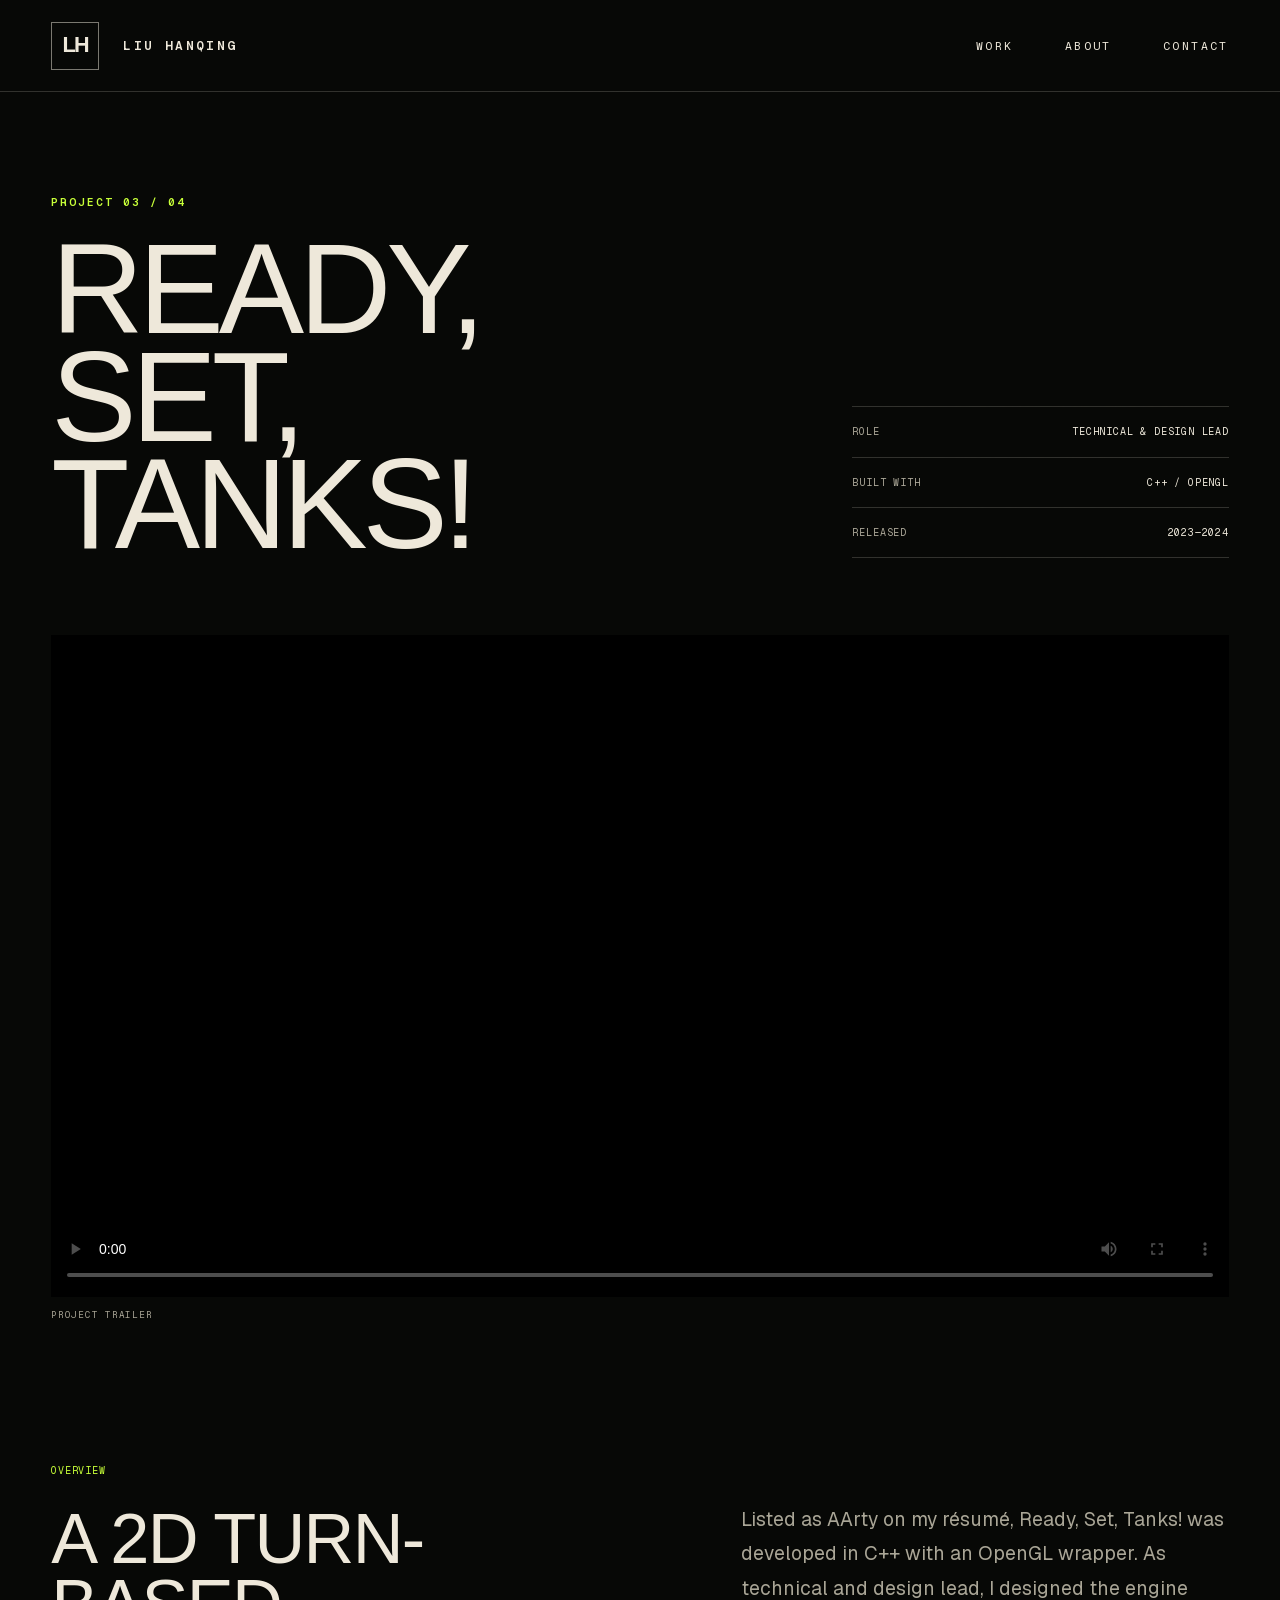
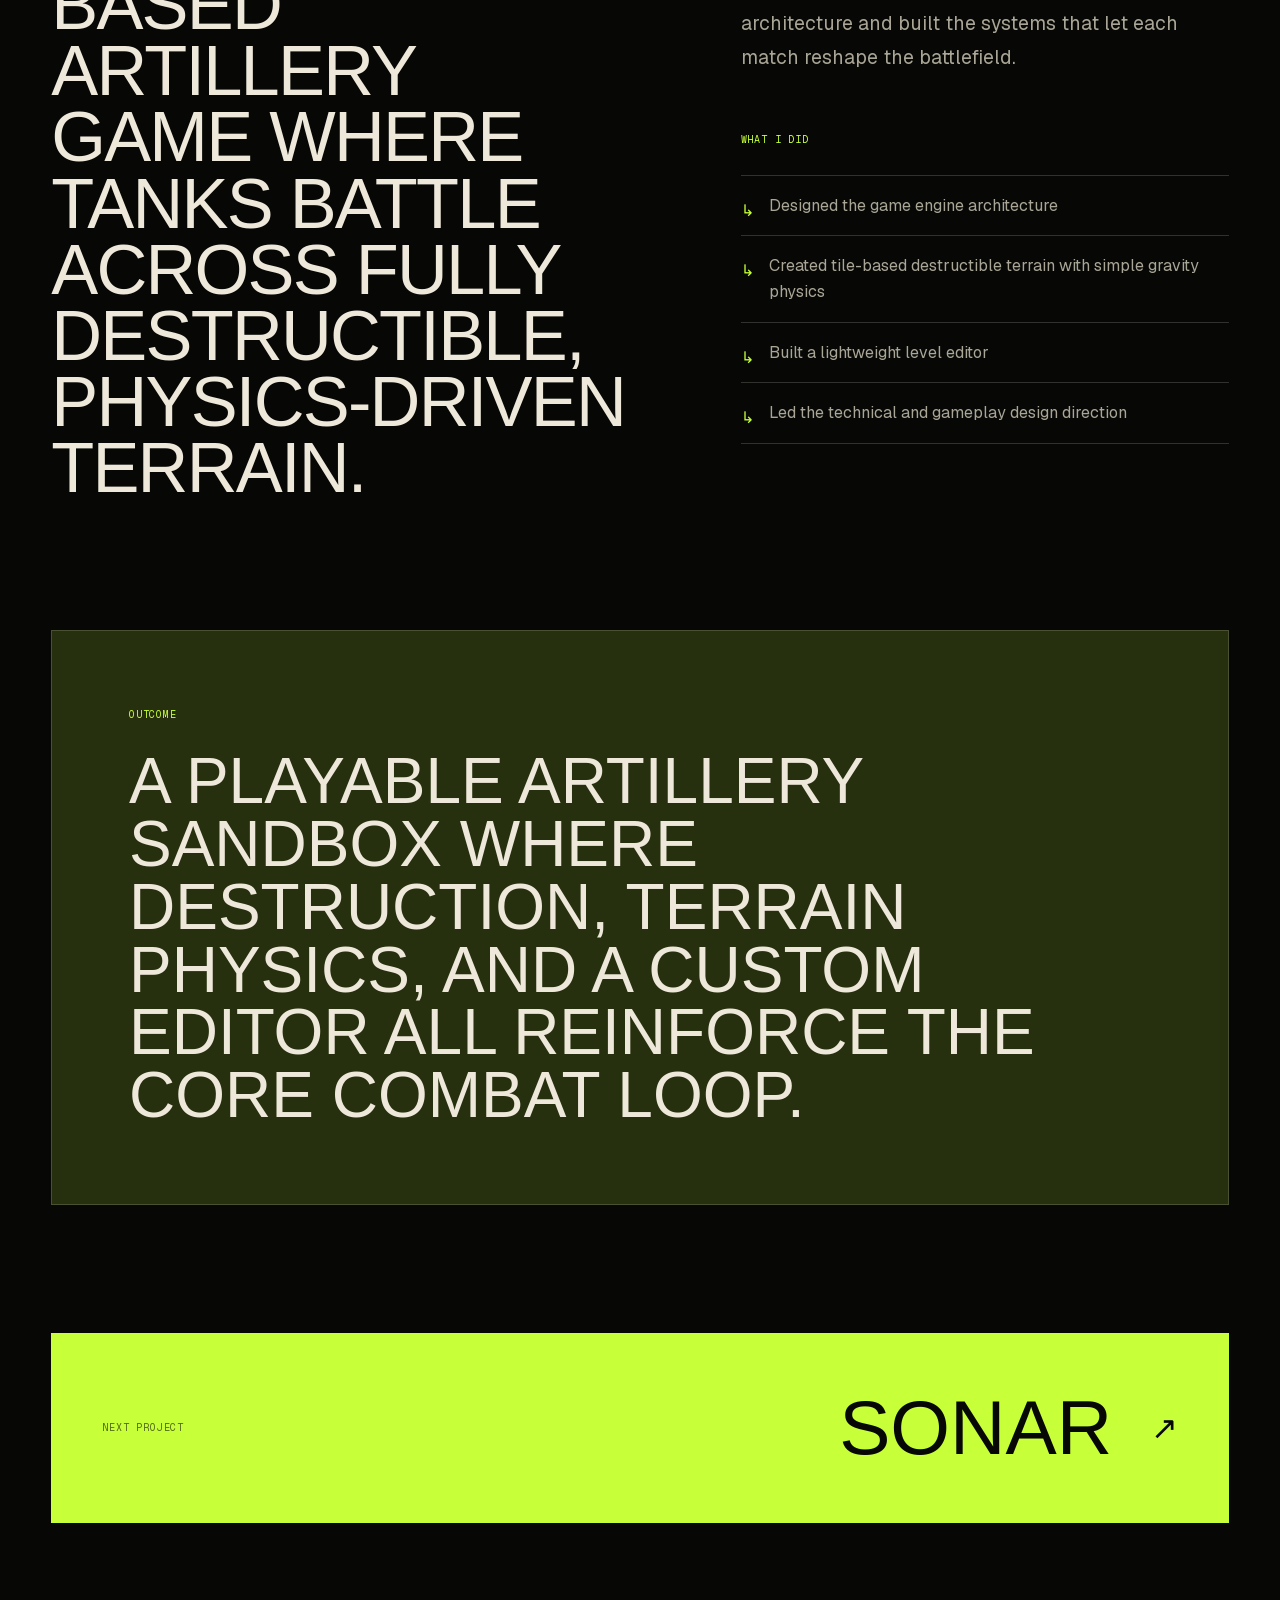
<file: projects/ready-set-tanks/index.html>
<!DOCTYPE html><html lang="en" class="scroll-smooth"><head><meta charSet="utf-8"/><meta name="viewport" content="width=device-width, initial-scale=1"/><link rel="stylesheet" href="../../assets/styles.css"/><title>Ready, Set, Tanks! — Liu Hanqing</title><meta name="description" content="A turn-based artillery game with destructible terrain."/><link rel="shortcut icon" href="../../favicon.svg"/><link rel="icon" href="../../favicon.svg"/>











<style data-vinext-fonts>/* cyrillic-ext */
@font-face {
  font-family: 'Geist';
  font-style: normal;
  font-weight: 100 900;
  font-display: swap;
  src: url(../../assets/_vinext_fonts/geist-8ac0455e797f/geist-ff2310f5.woff2) format('woff2');
  unicode-range: U+0460-052F, U+1C80-1C8A, U+20B4, U+2DE0-2DFF, U+A640-A69F, U+FE2E-FE2F;
}
/* cyrillic */
@font-face {
  font-family: 'Geist';
  font-style: normal;
  font-weight: 100 900;
  font-display: swap;
  src: url(../../assets/_vinext_fonts/geist-8ac0455e797f/geist-875ccdd4.woff2) format('woff2');
  unicode-range: U+0301, U+0400-045F, U+0490-0491, U+04B0-04B1, U+2116;
}
/* vietnamese */
@font-face {
  font-family: 'Geist';
  font-style: normal;
  font-weight: 100 900;
  font-display: swap;
  src: url(../../assets/_vinext_fonts/geist-8ac0455e797f/geist-52306abf.woff2) format('woff2');
  unicode-range: U+0102-0103, U+0110-0111, U+0128-0129, U+0168-0169, U+01A0-01A1, U+01AF-01B0, U+0300-0301, U+0303-0304, U+0308-0309, U+0323, U+0329, U+1EA0-1EF9, U+20AB;
}
/* latin-ext */
@font-face {
  font-family: 'Geist';
  font-style: normal;
  font-weight: 100 900;
  font-display: swap;
  src: url(../../assets/_vinext_fonts/geist-8ac0455e797f/geist-001175b1.woff2) format('woff2');
  unicode-range: U+0100-02BA, U+02BD-02C5, U+02C7-02CC, U+02CE-02D7, U+02DD-02FF, U+0304, U+0308, U+0329, U+1D00-1DBF, U+1E00-1E9F, U+1EF2-1EFF, U+2020, U+20A0-20AB, U+20AD-20C0, U+2113, U+2C60-2C7F, U+A720-A7FF;
}
/* latin */
@font-face {
  font-family: 'Geist';
  font-style: normal;
  font-weight: 100 900;
  font-display: swap;
  src: url(../../assets/_vinext_fonts/geist-8ac0455e797f/geist-98bbbccb.woff2) format('woff2');
  unicode-range: U+0000-00FF, U+0131, U+0152-0153, U+02BB-02BC, U+02C6, U+02DA, U+02DC, U+0304, U+0308, U+0329, U+2000-206F, U+20AC, U+2122, U+2191, U+2193, U+2212, U+2215, U+FEFF, U+FFFD;
}

.__font_geist_0tvmz3h { font-family: 'Geist', sans-serif; }

.__variable_geist_0tvmz3h { --font-geist-sans: 'Geist', sans-serif; }

/* cyrillic-ext */
@font-face {
  font-family: 'Geist Mono';
  font-style: normal;
  font-weight: 100 900;
  font-display: swap;
  src: url(../../assets/_vinext_fonts/geist-mono-00e989178794/geist-mono-f6b33328.woff2) format('woff2');
  unicode-range: U+0460-052F, U+1C80-1C8A, U+20B4, U+2DE0-2DFF, U+A640-A69F, U+FE2E-FE2F;
}
/* cyrillic */
@font-face {
  font-family: 'Geist Mono';
  font-style: normal;
  font-weight: 100 900;
  font-display: swap;
  src: url(../../assets/_vinext_fonts/geist-mono-00e989178794/geist-mono-44e03052.woff2) format('woff2');
  unicode-range: U+0301, U+0400-045F, U+0490-0491, U+04B0-04B1, U+2116;
}
/* symbols2 */
@font-face {
  font-family: 'Geist Mono';
  font-style: normal;
  font-weight: 100 900;
  font-display: swap;
  src: url(../../assets/_vinext_fonts/geist-mono-00e989178794/geist-mono-0638449e.woff2) format('woff2');
  unicode-range: U+2000-2001, U+2004-2008, U+200A, U+23B8-23BD, U+2500-259F;
}
/* vietnamese */
@font-face {
  font-family: 'Geist Mono';
  font-style: normal;
  font-weight: 100 900;
  font-display: swap;
  src: url(../../assets/_vinext_fonts/geist-mono-00e989178794/geist-mono-971fb274.woff2) format('woff2');
  unicode-range: U+0102-0103, U+0110-0111, U+0128-0129, U+0168-0169, U+01A0-01A1, U+01AF-01B0, U+0300-0301, U+0303-0304, U+0308-0309, U+0323, U+0329, U+1EA0-1EF9, U+20AB;
}
/* latin-ext */
@font-face {
  font-family: 'Geist Mono';
  font-style: normal;
  font-weight: 100 900;
  font-display: swap;
  src: url(../../assets/_vinext_fonts/geist-mono-00e989178794/geist-mono-44745446.woff2) format('woff2');
  unicode-range: U+0100-02BA, U+02BD-02C5, U+02C7-02CC, U+02CE-02D7, U+02DD-02FF, U+0304, U+0308, U+0329, U+1D00-1DBF, U+1E00-1E9F, U+1EF2-1EFF, U+2020, U+20A0-20AB, U+20AD-20C0, U+2113, U+2C60-2C7F, U+A720-A7FF;
}
/* latin */
@font-face {
  font-family: 'Geist Mono';
  font-style: normal;
  font-weight: 100 900;
  font-display: swap;
  src: url(../../assets/_vinext_fonts/geist-mono-00e989178794/geist-mono-013b2f2f.woff2) format('woff2');
  unicode-range: U+0000-00FF, U+0131, U+0152-0153, U+02BB-02BC, U+02C6, U+02DA, U+02DC, U+0304, U+0308, U+0329, U+2000-206F, U+20AC, U+2122, U+2191, U+2193, U+2212, U+2215, U+FEFF, U+FFFD;
}

.__font_geist_mono_1diim1n { font-family: 'Geist Mono', sans-serif; }

.__variable_geist_mono_1diim1n { --font-geist-mono: 'Geist Mono', sans-serif; }
</style>
</head><body class="__variable_geist_0tvmz3h __variable_geist_mono_1diim1n antialiased"><main><header class="site-header"><a class="brand" href="../../" aria-label="Liu Hanqing, home"><span class="brand-mark" aria-hidden="true">LH</span><span>Liu Hanqing</span></a><nav aria-label="Primary navigation"><a href="../../#work">Work</a><a href="../../#about">About</a><a href="mailto:hanqingliu127@gmail.com">Contact</a></nav></header><article class="project-page"><header class="project-page-header"><div><p class="eyebrow">Project <!-- -->03<!-- --> / <!-- -->04</p><h1>Ready, Set, Tanks!</h1></div><dl class="project-facts"><div><dt>Role</dt><dd>Technical &amp; design lead</dd></div><div><dt>Built with</dt><dd>C++ / OpenGL</dd></div><div><dt>Released</dt><dd>2023—2024</dd></div></dl></header><figure class="project-page-hero"><video controls="" playsInline="" preload="metadata" poster="../../assets/ready-set-tanks-cover.jpg" aria-label="Ready, Set, Tanks! trailer"><source src="https://video.wixstatic.com/video/5d0748_5ca7a5b5492b4a0cbb78e8d9bd5a5f88/720p/mp4/file.mp4" type="video/mp4"/>Your browser does not support embedded video.</video><figcaption>Project trailer</figcaption></figure><section class="case-study-grid" aria-labelledby="overview-title"><div><p class="section-label">Overview</p><h2 id="overview-title">A 2D turn-based artillery game where tanks battle across fully destructible, physics-driven terrain.</h2></div><div class="case-study-copy"><p>Listed as AArty on my résumé, Ready, Set, Tanks! was developed in C++ with an OpenGL wrapper. As technical and design lead, I designed the engine architecture and built the systems that let each match reshape the battlefield.</p><p class="section-label">What I did</p><ul><li>Designed the game engine architecture</li><li>Created tile-based destructible terrain with simple gravity physics</li><li>Built a lightweight level editor</li><li>Led the technical and gameplay design direction</li></ul></div></section><section class="outcome-block"><p class="section-label">Outcome</p><p>A playable artillery sandbox where destruction, terrain physics, and a custom editor all reinforce the core combat loop.</p></section><a class="next-project" href="../sonar/"><span class="section-label">Next project</span><strong>SONAR</strong><span aria-hidden="true">↗</span></a></article></main></body></html>
</file>
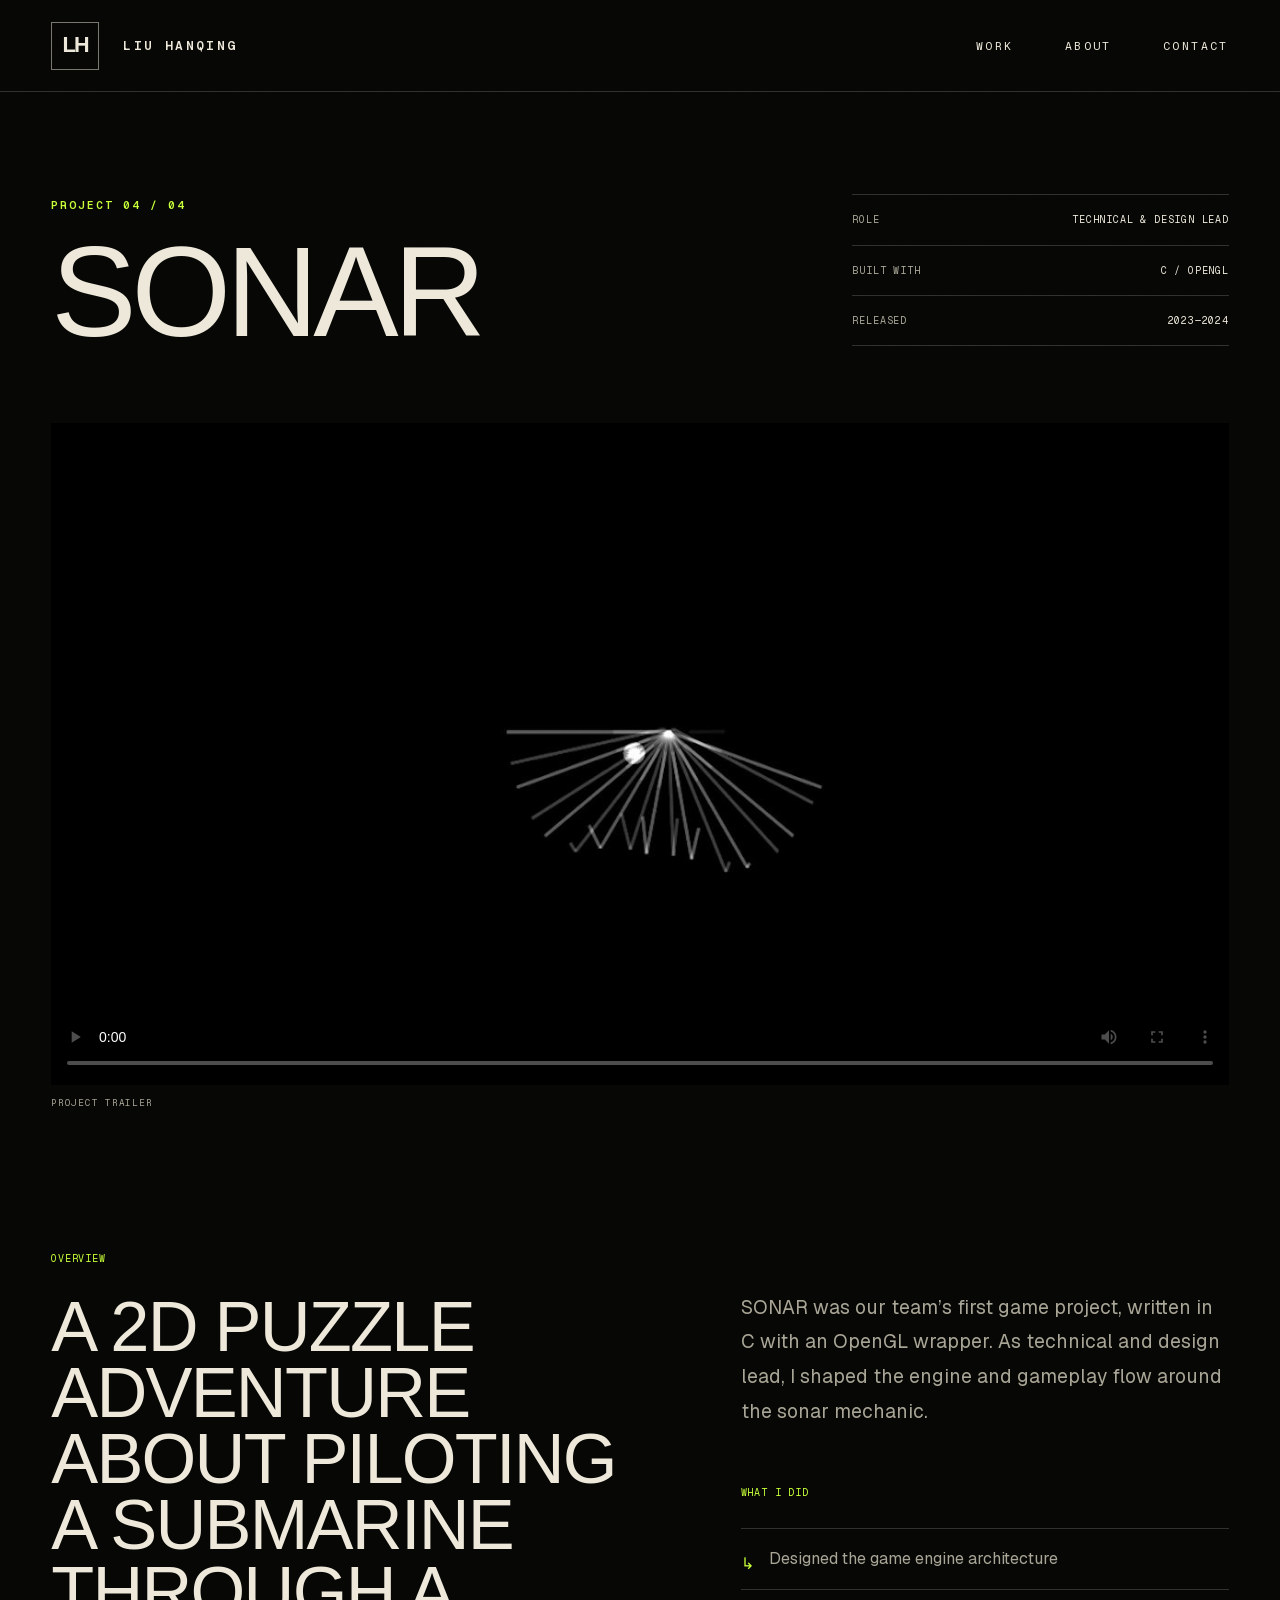
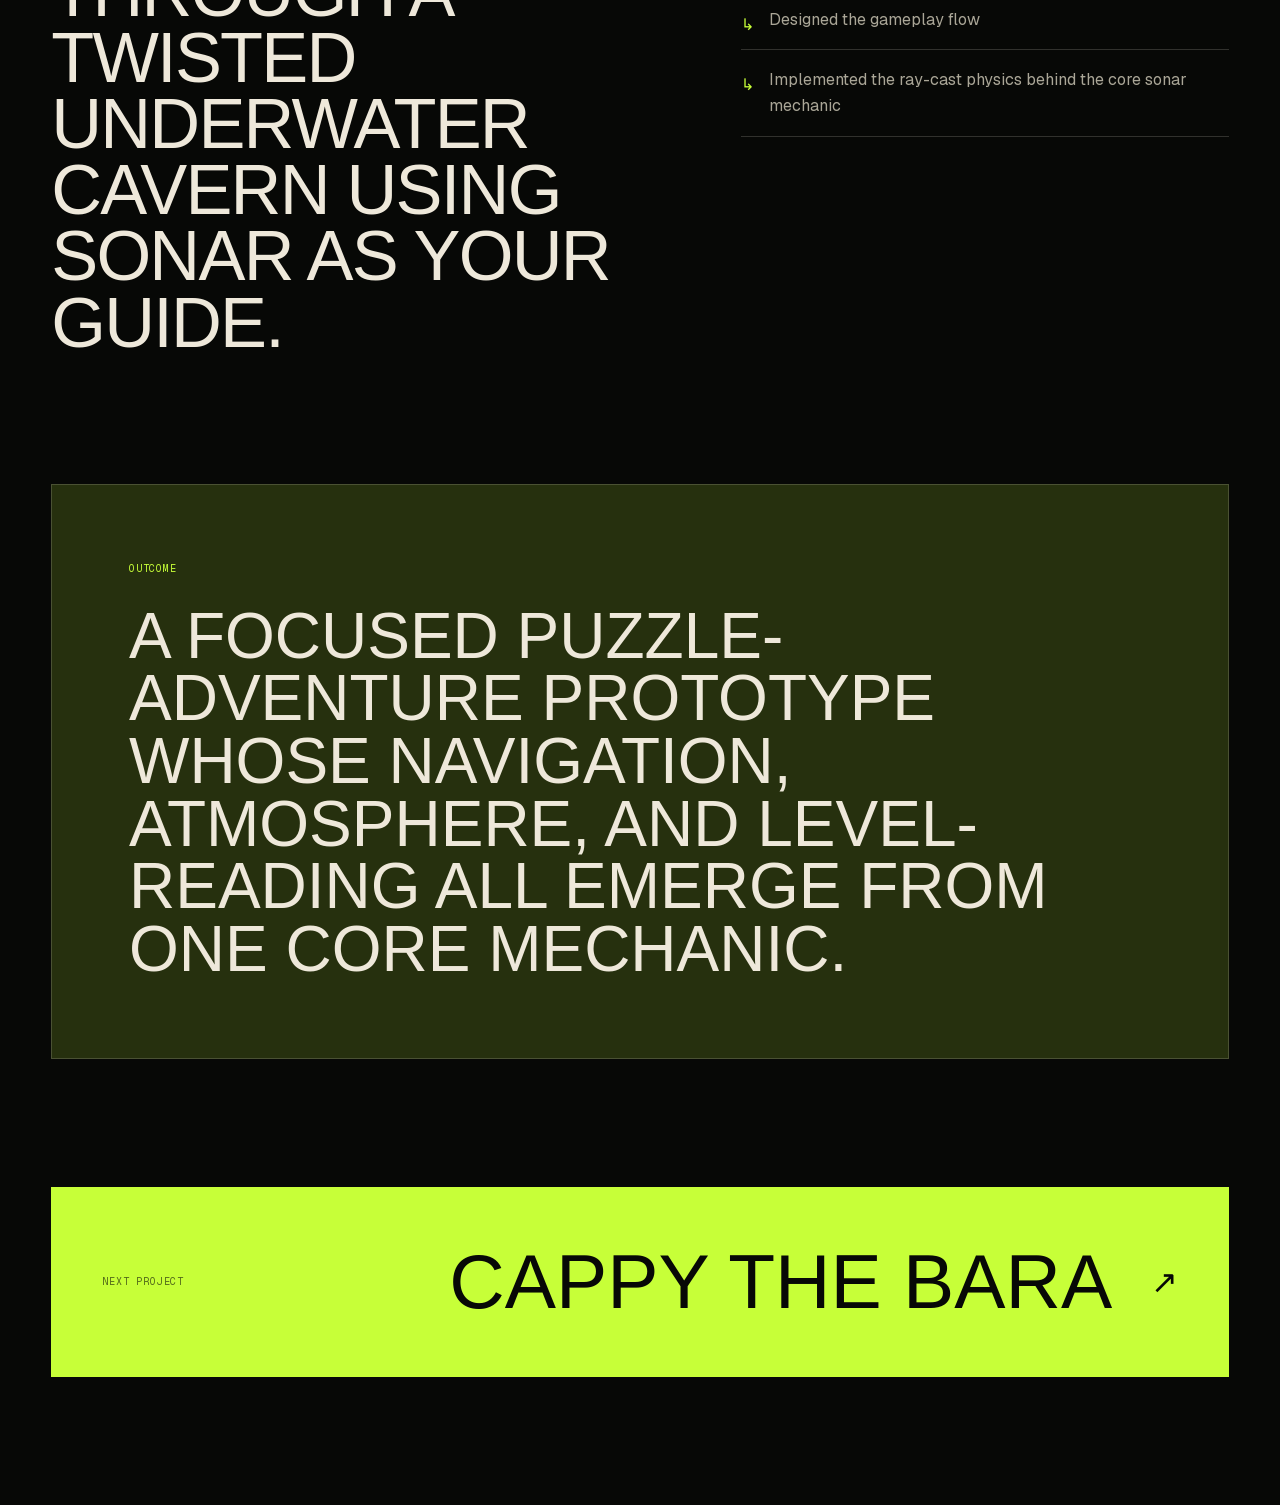
<file: projects/sonar/index.html>
<!DOCTYPE html><html lang="en" class="scroll-smooth"><head><meta charSet="utf-8"/><meta name="viewport" content="width=device-width, initial-scale=1"/><link rel="stylesheet" href="../../assets/styles.css"/><title>SONAR — Liu Hanqing</title><meta name="description" content="An underwater puzzle adventure built around sonar ray casting."/><link rel="shortcut icon" href="../../favicon.svg"/><link rel="icon" href="../../favicon.svg"/>











<style data-vinext-fonts>/* cyrillic-ext */
@font-face {
  font-family: 'Geist';
  font-style: normal;
  font-weight: 100 900;
  font-display: swap;
  src: url(../../assets/_vinext_fonts/geist-8ac0455e797f/geist-ff2310f5.woff2) format('woff2');
  unicode-range: U+0460-052F, U+1C80-1C8A, U+20B4, U+2DE0-2DFF, U+A640-A69F, U+FE2E-FE2F;
}
/* cyrillic */
@font-face {
  font-family: 'Geist';
  font-style: normal;
  font-weight: 100 900;
  font-display: swap;
  src: url(../../assets/_vinext_fonts/geist-8ac0455e797f/geist-875ccdd4.woff2) format('woff2');
  unicode-range: U+0301, U+0400-045F, U+0490-0491, U+04B0-04B1, U+2116;
}
/* vietnamese */
@font-face {
  font-family: 'Geist';
  font-style: normal;
  font-weight: 100 900;
  font-display: swap;
  src: url(../../assets/_vinext_fonts/geist-8ac0455e797f/geist-52306abf.woff2) format('woff2');
  unicode-range: U+0102-0103, U+0110-0111, U+0128-0129, U+0168-0169, U+01A0-01A1, U+01AF-01B0, U+0300-0301, U+0303-0304, U+0308-0309, U+0323, U+0329, U+1EA0-1EF9, U+20AB;
}
/* latin-ext */
@font-face {
  font-family: 'Geist';
  font-style: normal;
  font-weight: 100 900;
  font-display: swap;
  src: url(../../assets/_vinext_fonts/geist-8ac0455e797f/geist-001175b1.woff2) format('woff2');
  unicode-range: U+0100-02BA, U+02BD-02C5, U+02C7-02CC, U+02CE-02D7, U+02DD-02FF, U+0304, U+0308, U+0329, U+1D00-1DBF, U+1E00-1E9F, U+1EF2-1EFF, U+2020, U+20A0-20AB, U+20AD-20C0, U+2113, U+2C60-2C7F, U+A720-A7FF;
}
/* latin */
@font-face {
  font-family: 'Geist';
  font-style: normal;
  font-weight: 100 900;
  font-display: swap;
  src: url(../../assets/_vinext_fonts/geist-8ac0455e797f/geist-98bbbccb.woff2) format('woff2');
  unicode-range: U+0000-00FF, U+0131, U+0152-0153, U+02BB-02BC, U+02C6, U+02DA, U+02DC, U+0304, U+0308, U+0329, U+2000-206F, U+20AC, U+2122, U+2191, U+2193, U+2212, U+2215, U+FEFF, U+FFFD;
}

.__font_geist_0tvmz3h { font-family: 'Geist', sans-serif; }

.__variable_geist_0tvmz3h { --font-geist-sans: 'Geist', sans-serif; }

/* cyrillic-ext */
@font-face {
  font-family: 'Geist Mono';
  font-style: normal;
  font-weight: 100 900;
  font-display: swap;
  src: url(../../assets/_vinext_fonts/geist-mono-00e989178794/geist-mono-f6b33328.woff2) format('woff2');
  unicode-range: U+0460-052F, U+1C80-1C8A, U+20B4, U+2DE0-2DFF, U+A640-A69F, U+FE2E-FE2F;
}
/* cyrillic */
@font-face {
  font-family: 'Geist Mono';
  font-style: normal;
  font-weight: 100 900;
  font-display: swap;
  src: url(../../assets/_vinext_fonts/geist-mono-00e989178794/geist-mono-44e03052.woff2) format('woff2');
  unicode-range: U+0301, U+0400-045F, U+0490-0491, U+04B0-04B1, U+2116;
}
/* symbols2 */
@font-face {
  font-family: 'Geist Mono';
  font-style: normal;
  font-weight: 100 900;
  font-display: swap;
  src: url(../../assets/_vinext_fonts/geist-mono-00e989178794/geist-mono-0638449e.woff2) format('woff2');
  unicode-range: U+2000-2001, U+2004-2008, U+200A, U+23B8-23BD, U+2500-259F;
}
/* vietnamese */
@font-face {
  font-family: 'Geist Mono';
  font-style: normal;
  font-weight: 100 900;
  font-display: swap;
  src: url(../../assets/_vinext_fonts/geist-mono-00e989178794/geist-mono-971fb274.woff2) format('woff2');
  unicode-range: U+0102-0103, U+0110-0111, U+0128-0129, U+0168-0169, U+01A0-01A1, U+01AF-01B0, U+0300-0301, U+0303-0304, U+0308-0309, U+0323, U+0329, U+1EA0-1EF9, U+20AB;
}
/* latin-ext */
@font-face {
  font-family: 'Geist Mono';
  font-style: normal;
  font-weight: 100 900;
  font-display: swap;
  src: url(../../assets/_vinext_fonts/geist-mono-00e989178794/geist-mono-44745446.woff2) format('woff2');
  unicode-range: U+0100-02BA, U+02BD-02C5, U+02C7-02CC, U+02CE-02D7, U+02DD-02FF, U+0304, U+0308, U+0329, U+1D00-1DBF, U+1E00-1E9F, U+1EF2-1EFF, U+2020, U+20A0-20AB, U+20AD-20C0, U+2113, U+2C60-2C7F, U+A720-A7FF;
}
/* latin */
@font-face {
  font-family: 'Geist Mono';
  font-style: normal;
  font-weight: 100 900;
  font-display: swap;
  src: url(../../assets/_vinext_fonts/geist-mono-00e989178794/geist-mono-013b2f2f.woff2) format('woff2');
  unicode-range: U+0000-00FF, U+0131, U+0152-0153, U+02BB-02BC, U+02C6, U+02DA, U+02DC, U+0304, U+0308, U+0329, U+2000-206F, U+20AC, U+2122, U+2191, U+2193, U+2212, U+2215, U+FEFF, U+FFFD;
}

.__font_geist_mono_1diim1n { font-family: 'Geist Mono', sans-serif; }

.__variable_geist_mono_1diim1n { --font-geist-mono: 'Geist Mono', sans-serif; }
</style>
</head><body class="__variable_geist_0tvmz3h __variable_geist_mono_1diim1n antialiased"><main><header class="site-header"><a class="brand" href="../../" aria-label="Liu Hanqing, home"><span class="brand-mark" aria-hidden="true">LH</span><span>Liu Hanqing</span></a><nav aria-label="Primary navigation"><a href="../../#work">Work</a><a href="../../#about">About</a><a href="mailto:hanqingliu127@gmail.com">Contact</a></nav></header><article class="project-page"><header class="project-page-header"><div><p class="eyebrow">Project <!-- -->04<!-- --> / <!-- -->04</p><h1>SONAR</h1></div><dl class="project-facts"><div><dt>Role</dt><dd>Technical &amp; design lead</dd></div><div><dt>Built with</dt><dd>C / OpenGL</dd></div><div><dt>Released</dt><dd>2023—2024</dd></div></dl></header><figure class="project-page-hero"><video controls="" playsInline="" preload="metadata" poster="../../assets/sonar-cover.jpg" aria-label="SONAR trailer"><source src="https://video.wixstatic.com/video/5d0748_3fff10b550c84f4aa52a1b31d1d789c5/720p/mp4/file.mp4" type="video/mp4"/>Your browser does not support embedded video.</video><figcaption>Project trailer</figcaption></figure><section class="case-study-grid" aria-labelledby="overview-title"><div><p class="section-label">Overview</p><h2 id="overview-title">A 2D puzzle adventure about piloting a submarine through a twisted underwater cavern using sonar as your guide.</h2></div><div class="case-study-copy"><p>SONAR was our team’s first game project, written in C with an OpenGL wrapper. As technical and design lead, I shaped the engine and gameplay flow around the sonar mechanic.</p><p class="section-label">What I did</p><ul><li>Designed the game engine architecture</li><li>Designed the gameplay flow</li><li>Implemented the ray-cast physics behind the core sonar mechanic</li></ul></div></section><section class="outcome-block"><p class="section-label">Outcome</p><p>A focused puzzle-adventure prototype whose navigation, atmosphere, and level-reading all emerge from one core mechanic.</p></section><a class="next-project" href="../cappy-the-bara/"><span class="section-label">Next project</span><strong>Cappy The Bara</strong><span aria-hidden="true">↗</span></a></article></main></body></html>
</file>
<file: assets/styles.css>
/*! tailwindcss v4.2.1 | MIT License | https://tailwindcss.com */
@layer theme{:root,:host{--spacing:.25rem;--default-font-family:var(--font-geist-sans);--default-mono-font-family:var(--font-geist-mono)}}@layer base{*,:after,:before,::backdrop{box-sizing:border-box;border:0 solid;margin:0;padding:0}::file-selector-button{box-sizing:border-box;border:0 solid;margin:0;padding:0}html,:host{-webkit-text-size-adjust:100%;tab-size:4;line-height:1.5;font-family:var(--default-font-family,ui-sans-serif, system-ui, sans-serif, "Apple Color Emoji", "Segoe UI Emoji", "Segoe UI Symbol", "Noto Color Emoji");font-feature-settings:var(--default-font-feature-settings,normal);font-variation-settings:var(--default-font-variation-settings,normal);-webkit-tap-highlight-color:transparent}hr{height:0;color:inherit;border-top-width:1px}abbr:where([title]){-webkit-text-decoration:underline dotted;text-decoration:underline dotted}h1,h2,h3,h4,h5,h6{font-size:inherit;font-weight:inherit}a{color:inherit;-webkit-text-decoration:inherit;-webkit-text-decoration:inherit;-webkit-text-decoration:inherit;-webkit-text-decoration:inherit;text-decoration:inherit}b,strong{font-weight:bolder}code,kbd,samp,pre{font-family:var(--default-mono-font-family,ui-monospace, SFMono-Regular, Menlo, Monaco, Consolas, "Liberation Mono", "Courier New", monospace);font-feature-settings:var(--default-mono-font-feature-settings,normal);font-variation-settings:var(--default-mono-font-variation-settings,normal);font-size:1em}small{font-size:80%}sub,sup{vertical-align:baseline;font-size:75%;line-height:0;position:relative}sub{bottom:-.25em}sup{top:-.5em}table{text-indent:0;border-color:inherit;border-collapse:collapse}:-moz-focusring{outline:auto}progress{vertical-align:baseline}summary{display:list-item}ol,ul,menu{list-style:none}img,svg,video,canvas,audio,iframe,embed,object{vertical-align:middle;display:block}img,video{max-width:100%;height:auto}button,input,select,optgroup,textarea{font:inherit;font-feature-settings:inherit;font-variation-settings:inherit;letter-spacing:inherit;color:inherit;opacity:1;background-color:#0000;border-radius:0}::file-selector-button{font:inherit;font-feature-settings:inherit;font-variation-settings:inherit;letter-spacing:inherit;color:inherit;opacity:1;background-color:#0000;border-radius:0}:where(select:is([multiple],[size])) optgroup{font-weight:bolder}:where(select:is([multiple],[size])) optgroup option{padding-inline-start:20px}::file-selector-button{margin-inline-end:4px}::placeholder{opacity:1}@supports (not ((-webkit-appearance:-apple-pay-button))) or (contain-intrinsic-size:1px){::placeholder{color:currentColor}@supports (color:color-mix(in lab, red, red)){::placeholder{color:color-mix(in oklab, currentcolor 50%, transparent)}}}textarea{resize:vertical}::-webkit-search-decoration{-webkit-appearance:none}::-webkit-date-and-time-value{min-height:1lh;text-align:inherit}::-webkit-datetime-edit{display:inline-flex}::-webkit-datetime-edit-fields-wrapper{padding:0}::-webkit-datetime-edit{padding-block:0}::-webkit-datetime-edit-year-field{padding-block:0}::-webkit-datetime-edit-month-field{padding-block:0}::-webkit-datetime-edit-day-field{padding-block:0}::-webkit-datetime-edit-hour-field{padding-block:0}::-webkit-datetime-edit-minute-field{padding-block:0}::-webkit-datetime-edit-second-field{padding-block:0}::-webkit-datetime-edit-millisecond-field{padding-block:0}::-webkit-datetime-edit-meridiem-field{padding-block:0}::-webkit-calendar-picker-indicator{line-height:1}:-moz-ui-invalid{box-shadow:none}button,input:where([type=button],[type=reset],[type=submit]){appearance:button}::file-selector-button{appearance:button}::-webkit-inner-spin-button{height:auto}::-webkit-outer-spin-button{height:auto}[hidden]:where(:not([hidden=until-found])){display:none!important}}@layer components;@layer utilities{.visible{visibility:visible}.relative{position:relative}.start{inset-inline-start:var(--spacing)}.table{display:table}.scroll-smooth{scroll-behavior:smooth}.antialiased{-webkit-font-smoothing:antialiased;-moz-osx-font-smoothing:grayscale}}:root{--ink:#070806;--ink-raised:#0d0f0b;--bone:#eee8da;--bone-muted:#aaa697;--line:#eee8da2e;--acid:#c7ff38;--acid-soft:#c7ff3829;--background:var(--ink);--foreground:var(--bone)}*{box-sizing:border-box}html{background:var(--ink)}body{background:var(--background);color:var(--foreground);font-family:var(--font-geist-sans), Arial, Helvetica, sans-serif;text-rendering:optimizelegibility;margin:0}body:before{z-index:100;pointer-events:none;content:"";opacity:.16;mix-blend-mode:soft-light;background-image:url("data:image/svg+xml,%3Csvg viewBox='0 0 180 180' xmlns='http://www.w3.org/2000/svg'%3E%3Cfilter id='n'%3E%3CfeTurbulence type='fractalNoise' baseFrequency='.9' numOctaves='3' stitchTiles='stitch'/%3E%3C/filter%3E%3Crect width='100%25' height='100%25' filter='url(%23n)' opacity='.18'/%3E%3C/svg%3E");position:fixed;inset:0}a{color:inherit;text-decoration:none}img{max-width:100%;display:block}::selection{color:var(--ink);background:var(--acid)}.site-header{z-index:5;border-bottom:1px solid var(--line);text-transform:uppercase;letter-spacing:.15em;justify-content:space-between;align-items:center;min-height:92px;padding:0 4vw;display:flex;position:relative}.brand{font-family:var(--font-geist-mono), monospace;align-items:center;gap:24px;font-size:.8rem;font-weight:600;display:flex}.brand-mark{letter-spacing:-.08em;border:1px solid #eee8da80;place-items:center;width:48px;height:48px;font-family:Impact,Arial Narrow,sans-serif;font-size:1.35rem;transition:color .18s,background .18s;display:grid}.brand:hover .brand-mark{color:var(--ink);background:var(--acid)}.site-header nav{font-family:var(--font-geist-mono), monospace;gap:clamp(24px,4vw,68px);font-size:.72rem;display:flex}.site-header nav a{padding:12px 0;position:relative}.site-header nav a:after{content:"";background:var(--acid);transform-origin:100%;height:1px;transition:transform .18s;position:absolute;bottom:5px;left:0;right:0;transform:scaleX(0)}.site-header nav a:hover:after,.site-header nav a:focus-visible:after{transform-origin:0;transform:scaleX(1)}.hero{grid-template-columns:minmax(330px,.8fr) minmax(520px,1.2fr);align-items:center;gap:clamp(48px,7vw,128px);min-height:calc(100svh - 92px);padding:clamp(64px,8vh,112px) 4vw;display:grid;position:relative;overflow:hidden}.hero:before{aspect-ratio:1;content:"";border:1px solid #c7ff3814;border-radius:50%;width:min(70vw,1100px);position:absolute;top:-25%;right:-8%;box-shadow:0 0 0 120px #c7ff3805,0 0 0 260px #c7ff3803}.hero-copy,.feature-card{z-index:1;position:relative}.eyebrow{color:var(--acid);font-family:var(--font-geist-mono), monospace;letter-spacing:.18em;text-transform:uppercase;margin:0 0 24px;font-size:.7rem;font-weight:600}.eyebrow span{margin-right:10px;font-size:.55rem}.hero h1{letter-spacing:-.035em;text-transform:uppercase;max-width:720px;margin:0;font-family:Impact,Haettenschweiler,Arial Narrow Bold,sans-serif;font-size:clamp(4.6rem,8vw,9.4rem);font-weight:500;line-height:.83}.hero h1 em{color:#0000;-webkit-text-stroke:1.5px var(--bone);font-style:normal}.hero-intro{max-width:550px;color:var(--bone-muted);margin:36px 0 0;font-size:clamp(1rem,1.3vw,1.2rem);line-height:1.65}.hero-actions{flex-wrap:wrap;align-items:center;gap:28px;margin-top:40px;display:flex}.button{border:1px solid var(--acid);min-height:52px;font-family:var(--font-geist-mono), monospace;letter-spacing:.08em;text-transform:uppercase;justify-content:center;align-items:center;gap:12px;padding:0 22px;font-size:.74rem;font-weight:650;transition:color .18s,background .18s;display:inline-flex}.button-primary{color:var(--ink);background:var(--acid)}.button-primary:hover,.button-primary:focus-visible{color:var(--acid);background:0 0}.text-link{border-bottom:1px solid var(--bone);font-family:var(--font-geist-mono), monospace;letter-spacing:.06em;text-transform:uppercase;padding:12px 0;font-size:.75rem}.text-link span{color:var(--acid);margin-left:12px;transition:transform .18s;display:inline-block}.text-link:hover span{transform:translate(3px,3px)}.feature-card{background:var(--ink-raised);border:1px solid #eee8da59;transition:border-color .22s,transform .22s;display:block}.feature-card:hover{border-color:var(--acid);transform:translateY(-4px)}.feature-index,.feature-meta{justify-content:space-between;align-items:center;min-height:64px;padding:0 24px;display:flex}.feature-index{color:var(--bone-muted);font-family:var(--font-geist-mono), monospace;letter-spacing:.13em;text-transform:uppercase;font-size:.68rem}.feature-index span:last-child{color:var(--acid)}.feature-image{aspect-ratio:16/9;background:linear-gradient(135deg,#c7ff3814,#0000 38%),#11130f;position:relative;overflow:hidden}.feature-image:after{content:"";pointer-events:none;background:linear-gradient(#0000 58%,#07080659);position:absolute;inset:0}.feature-image img{object-fit:cover;filter:saturate(.72)contrast(1.08);width:100%;height:100%;transition:filter .4s,transform .7s cubic-bezier(.2,.8,.2,1)}.feature-card:hover img{filter:saturate(.95)contrast(1.05);transform:scale(1.025)}.feature-play{z-index:2;width:44px;height:44px;color:var(--ink);background:var(--acid);place-items:center;font-size:1.35rem;display:grid;position:absolute;top:22px;right:22px}.feature-meta{min-height:104px}.feature-meta h2{letter-spacing:-.02em;text-transform:uppercase;margin:0 0 8px;font-family:Impact,Arial Narrow,sans-serif;font-size:clamp(2rem,3.2vw,3.75rem);font-weight:500;line-height:1}.feature-meta p{color:var(--acid);font-family:var(--font-geist-mono), monospace;letter-spacing:.04em;text-transform:uppercase;margin:0;font-size:.72rem}.feature-plus{color:var(--acid);font-family:var(--font-geist-mono), monospace;font-size:2rem}.chapter-marker{border-top:1px solid var(--line);border-bottom:1px solid var(--line);min-height:64px;color:var(--bone-muted);font-family:var(--font-geist-mono), monospace;letter-spacing:.15em;text-transform:uppercase;justify-content:space-between;align-items:center;padding:0 4vw;font-size:.63rem;display:flex}.chapter-marker span:first-child{color:var(--acid)}.work-section,.showreel-section,.about-section,.site-footer,.project-page{padding:clamp(88px,10vw,180px) 4vw}.section-heading{grid-template-columns:.7fr 1.3fr;align-items:end;gap:8vw;margin-bottom:clamp(48px,6vw,92px);display:grid}.section-heading .eyebrow{margin:0}.section-heading h2,.about-grid h2,.site-footer h2,.case-study-grid h2{letter-spacing:-.025em;text-transform:uppercase;margin:0;font-family:Impact,Haettenschweiler,Arial Narrow Bold,sans-serif;font-size:clamp(3rem,6.2vw,7.2rem);font-weight:500;line-height:.94}.project-list{border-top:1px solid var(--line)}.project-row{border-bottom:1px solid var(--line);grid-template-columns:56px minmax(180px,.65fr) minmax(260px,1fr) minmax(180px,.55fr) 48px;align-items:center;gap:clamp(18px,2.5vw,44px);min-height:210px;transition:color .18s,background .18s;display:grid}.project-row:hover{color:var(--ink);background:var(--acid)}.project-number{color:var(--bone-muted);font-family:var(--font-geist-mono), monospace;align-self:start;padding-top:38px;font-size:.65rem}.project-row:hover .project-number{color:#0708069e}.project-thumb{aspect-ratio:16/9;background:var(--ink-raised);overflow:hidden}.project-thumb img{object-fit:cover;filter:grayscale(.45)contrast(1.1);width:100%;height:100%;transition:transform .5s}.project-row:hover .project-thumb img{transform:scale(1.04)}.project-row-copy{flex-direction:column;gap:16px;display:flex}.project-row-copy strong{letter-spacing:-.02em;text-transform:uppercase;font-family:Impact,Arial Narrow,sans-serif;font-size:clamp(2.1rem,4vw,4.8rem);font-weight:500;line-height:.92}.project-row-copy>span{max-width:580px;color:var(--bone-muted);font-size:.9rem;line-height:1.6}.project-row:hover .project-row-copy>span{color:#070806b3}.project-tags{font-family:var(--font-geist-mono), monospace;text-transform:uppercase;font-size:.63rem;line-height:1.65}.project-arrow{font-size:1.5rem;transition:transform .18s}.project-row:hover .project-arrow{transform:translate(4px,-4px)}.game-list{border-top:1px solid var(--line)}.game-showcase{border-bottom:1px solid var(--line);grid-template-columns:minmax(0,1.25fr) minmax(320px,.75fr);align-items:center;gap:clamp(36px,6vw,104px);padding:clamp(64px,8vw,128px) 0;scroll-margin-top:28px;display:grid}.game-showcase:nth-child(2n) .game-media{order:2}.game-media{background:var(--ink-raised);border:1px solid #eee8da52;padding:clamp(8px,1vw,14px);position:relative}.game-media video,.project-page-hero video{aspect-ratio:16/9;object-fit:cover;background:#000;width:100%;display:block}.game-copy{max-width:610px}.game-index{border-bottom:1px solid var(--line);color:var(--bone-muted);font-family:var(--font-geist-mono), monospace;letter-spacing:.1em;text-transform:uppercase;justify-content:space-between;gap:24px;padding-bottom:18px;font-size:.66rem;display:flex}.game-index span:first-child{color:var(--acid)}.game-copy h3{letter-spacing:-.025em;text-transform:uppercase;margin:28px 0 14px;font-family:Impact,Haettenschweiler,Arial Narrow Bold,sans-serif;font-size:clamp(3.2rem,6vw,7rem);font-weight:500;line-height:.9}.game-role{color:var(--acid);font-family:var(--font-geist-mono), monospace;letter-spacing:.06em;text-transform:uppercase;margin:0 0 28px;font-size:.68rem;line-height:1.6}.game-description{color:var(--bone-muted);margin:0 0 32px;font-size:clamp(1rem,1.25vw,1.18rem);line-height:1.75}.trailer-placeholder{aspect-ratio:16/9;background:linear-gradient(135deg,#c7ff381a,#0000 48%),repeating-linear-gradient(0deg,#0000 0 17px,#eee8da09 18px),#11130f;grid-template-columns:auto 1fr;align-items:end;gap:clamp(20px,3vw,48px);min-height:300px;padding:clamp(24px,4vw,64px);display:grid;position:relative;overflow:hidden}.trailer-placeholder:before{aspect-ratio:1;content:"";border:1px solid #c7ff382e;border-radius:50%;width:42%;position:absolute;top:14%;right:8%;box-shadow:0 0 0 34px #c7ff3806,0 0 0 70px #c7ff3805}.trailer-placeholder p{color:var(--acid);font-family:var(--font-geist-mono), monospace;letter-spacing:.12em;text-transform:uppercase;margin:0 0 10px;font-size:.66rem}.trailer-placeholder strong{text-transform:uppercase;font-family:Impact,Haettenschweiler,Arial Narrow Bold,sans-serif;font-size:clamp(3rem,6vw,7rem);font-weight:500;line-height:.84;display:block}.placeholder-signal{z-index:1;aspect-ratio:1;border:1px solid var(--acid);width:clamp(64px,7vw,96px);color:var(--acid);place-items:center;font-family:Impact,Arial Narrow,sans-serif;font-size:clamp(2.2rem,4vw,4.2rem);display:grid;position:relative}.showreel-section{background:var(--bone);color:var(--ink)}.showreel-heading{grid-template-columns:.45fr .9fr .65fr;align-items:start}.showreel-heading .eyebrow{color:#5c5d54}.showreel-heading>p:last-child{color:#5c5d54;max-width:430px;margin:0;line-height:1.7}.video-frame{background:var(--ink);border:1px solid #07080659;padding:clamp(10px,1.3vw,20px);position:relative}.video-frame video{aspect-ratio:16/9;object-fit:cover;background:#000;width:100%;display:block}.video-corner{pointer-events:none;width:34px;height:34px;position:absolute}.video-corner-top{border-top:3px solid var(--acid);border-left:3px solid var(--acid);top:-1px;left:-1px}.video-corner-bottom{border-right:3px solid var(--acid);border-bottom:3px solid var(--acid);bottom:-1px;right:-1px}.about-section{border-bottom:1px solid var(--line)}.about-grid{grid-template-columns:1fr .8fr;gap:9vw;display:grid}.about-grid>div{padding-top:12px}.about-grid>div>p{color:var(--bone-muted);margin:0 0 24px;font-size:clamp(1rem,1.4vw,1.2rem);line-height:1.75}.skill-list{flex-wrap:wrap;gap:9px;margin-top:40px;display:flex}.skill-list span{border:1px solid var(--line);color:var(--bone);font-family:var(--font-geist-mono), monospace;letter-spacing:.06em;text-transform:uppercase;padding:9px 12px;font-size:.62rem}.site-footer{background:radial-gradient(circle at 80% 20%, #c7ff3814, transparent 30%), var(--ink);flex-direction:column;justify-content:space-between;min-height:78vh;display:flex}.site-footer h2{margin-bottom:32px;font-size:clamp(4rem,9vw,10rem)}.footer-email{border-bottom:1px solid var(--acid);color:var(--acid);font-family:var(--font-geist-mono), monospace;padding-bottom:9px;font-size:clamp(1rem,2vw,1.8rem);display:inline-block}.footer-email span{margin-left:16px;display:inline-block}.footer-meta{color:var(--bone-muted);font-family:var(--font-geist-mono), monospace;letter-spacing:.09em;text-transform:uppercase;justify-content:space-between;margin-top:96px;font-size:.6rem;display:flex}.project-page{padding-top:clamp(64px,8vw,120px)}.project-page-header{grid-template-columns:1.3fr .7fr;align-items:end;gap:8vw;margin-bottom:clamp(44px,6vw,88px);display:grid}.project-page-header h1{letter-spacing:-.04em;text-transform:uppercase;margin:0;font-family:Impact,Haettenschweiler,Arial Narrow Bold,sans-serif;font-size:clamp(4.4rem,10vw,11.5rem);font-weight:500;line-height:.84}.project-facts{border-top:1px solid var(--line);margin:0}.project-facts>div{border-bottom:1px solid var(--line);justify-content:space-between;gap:24px;padding:17px 0;display:flex}.project-facts dt,.section-label,.project-facts dd{font-family:var(--font-geist-mono), monospace;letter-spacing:.08em;text-transform:uppercase;font-size:.63rem}.project-facts dt{color:var(--bone-muted)}.project-facts dd{text-align:right;margin:0}.project-page-hero{margin:0}.project-page-hero img,.project-page-hero video{aspect-ratio:16/9;object-fit:cover;width:100%}.project-page-hero video{background:#000}.project-placeholder{min-height:min(62vw,720px)}.project-page-hero figcaption{color:var(--bone-muted);font-family:var(--font-geist-mono), monospace;letter-spacing:.08em;text-transform:uppercase;padding:12px 0;font-size:.58rem}.case-study-grid{grid-template-columns:1fr .85fr;gap:9vw;padding:clamp(84px,10vw,160px) 0;display:grid}.section-label{color:var(--acid);margin:0 0 28px}.case-study-grid h2{max-width:800px;font-size:clamp(2.8rem,5.5vw,6.5rem)}.case-study-copy{padding-top:40px}.case-study-copy>p:first-child{color:var(--bone-muted);margin:0 0 56px;font-size:clamp(1.05rem,1.5vw,1.25rem);line-height:1.8}.case-study-copy ul{margin:0;padding:0;list-style:none}.case-study-copy li{border-top:1px solid var(--line);color:var(--bone-muted);padding:17px 0 17px 28px;line-height:1.6;position:relative}.case-study-copy li:last-child{border-bottom:1px solid var(--line)}.case-study-copy li:before{color:var(--acid);content:"↳";position:absolute;top:22px;left:0}.outcome-block{border:1px solid var(--line);background:var(--acid-soft);margin-bottom:clamp(84px,10vw,160px);padding:clamp(40px,6vw,84px)}.outcome-block>p:last-child{text-transform:uppercase;max-width:1100px;margin:0;font-family:Impact,Arial Narrow,sans-serif;font-size:clamp(2.6rem,5vw,6rem);line-height:.98}.next-project{min-height:190px;color:var(--ink);background:var(--acid);grid-template-columns:1fr auto auto;align-items:center;gap:3vw;padding:0 clamp(24px,4vw,64px);display:grid}.next-project .section-label{color:#07080699;margin:0}.next-project strong{text-transform:uppercase;font-family:Impact,Arial Narrow,sans-serif;font-size:clamp(2.7rem,6vw,6.5rem);font-weight:500}.next-project>span:last-child{font-size:2rem;transition:transform .18s}.next-project:hover>span:last-child{transform:translate(5px,-5px)}@media (width<=980px){.hero{grid-template-columns:1fr}.hero h1{font-size:clamp(4.2rem,14vw,8rem)}.feature-card{width:100%}.section-heading,.showreel-heading,.about-grid,.project-page-header,.case-study-grid{grid-template-columns:1fr;gap:40px}.project-row{grid-template-columns:42px minmax(150px,.55fr) 1fr 36px;min-height:180px}.game-showcase{grid-template-columns:1fr}.game-showcase:nth-child(2n) .game-media{order:0}.project-tags{display:none}.project-page-header h1{font-size:clamp(4.4rem,16vw,9rem)}}@media (width<=640px){.site-header{min-height:76px}.brand{gap:12px}.brand-mark{width:42px;height:42px}.site-header nav{gap:16px}.site-header nav a:nth-child(2){display:none}.hero{min-height:auto;padding-top:56px}.hero h1{font-size:clamp(3.8rem,19vw,6rem)}.hero-intro{margin-top:28px}.feature-index,.feature-meta{padding-left:16px;padding-right:16px}.feature-meta{min-height:88px}.chapter-marker span:last-child{display:none}.work-section,.showreel-section,.about-section,.site-footer,.project-page{padding-left:20px;padding-right:20px}.project-row{grid-template-columns:32px 1fr 28px;gap:16px;padding:24px 0}.game-showcase{gap:28px;padding:52px 0}.game-media{margin-left:-8px;margin-right:-8px}.game-copy h3{font-size:clamp(3rem,15vw,5rem)}.trailer-placeholder{grid-template-columns:1fr;align-content:end;min-height:220px;padding:24px}.placeholder-signal{width:56px}.project-thumb{display:none}.project-row-copy strong{font-size:2.4rem}.project-row-copy>span{font-size:.78rem}.project-number{padding-top:5px}.footer-meta{flex-direction:column;gap:14px}.project-page-header h1{font-size:clamp(4rem,20vw,7rem)}.project-page-hero{margin-left:-20px;margin-right:-20px}.project-page-hero figcaption{padding-left:20px;padding-right:20px}.outcome-block{padding:32px 24px}.next-project{grid-template-columns:1fr auto;min-height:150px}.next-project .section-label{grid-column:1/-1;align-self:end}.next-project strong{align-self:start}}@media (prefers-reduced-motion:reduce){*,:before,:after{scroll-behavior:auto!important;transition-duration:.01ms!important}}
</file>
